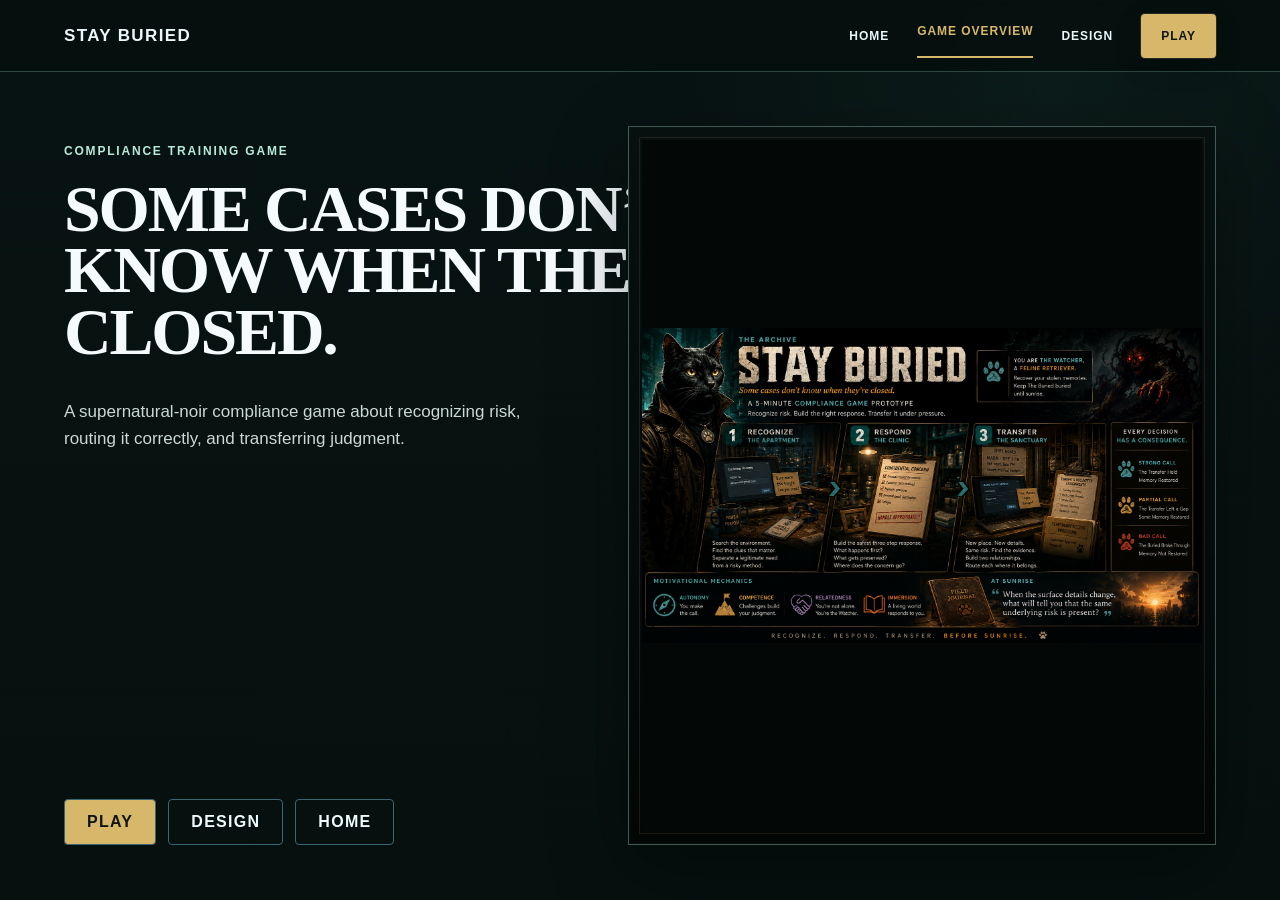
<file: index.html>
<!doctype html><html lang="en"><head><meta charset="utf-8"><meta name="viewport" content="width=device-width,initial-scale=1"><meta name="description" content="A supernatural-noir compliance game about recognizing risk, routing it correctly, and transferring judgment."><title>STAY BURIED</title><link rel="stylesheet" href="style.css"></head><body class="repo-page"><header class="repo-nav"><a class="repo-identity" href="index.html">STAY BURIED</a><nav aria-label="Repository navigation"><a href="https://lesleylearnification.github.io/Learnified-Games/">HOME</a><a class="active" href="index.html">GAME OVERVIEW</a><a href="design.html">DESIGN</a><a class="repo-play" href="play/index.html">PLAY</a></nav></header><main class="overview-hero"><section class="overview-copy"><p class="repo-eyebrow">COMPLIANCE TRAINING GAME</p><h1><span class="headline-line">SOME CASES DON’T</span><span class="headline-line">KNOW WHEN THEY’RE</span><span class="headline-line">CLOSED.</span></h1><p class="repo-description">A supernatural-noir compliance game about recognizing risk, routing it correctly, and transferring judgment.</p><div class="repo-buttons"><a class="repo-primary" href="play/index.html">PLAY</a><a href="design.html">DESIGN</a><a href="https://lesleylearnification.github.io/Learnified-Games/">HOME</a></div></section><section class="overview-visual" aria-label="STAY BURIED game concept art"><img src="assets/stay-buried-hero.png" alt="STAY BURIED landscape art showing the Feline Memory Retriever and three supernatural-noir compliance scenes"></section></main></body></html>
</file>
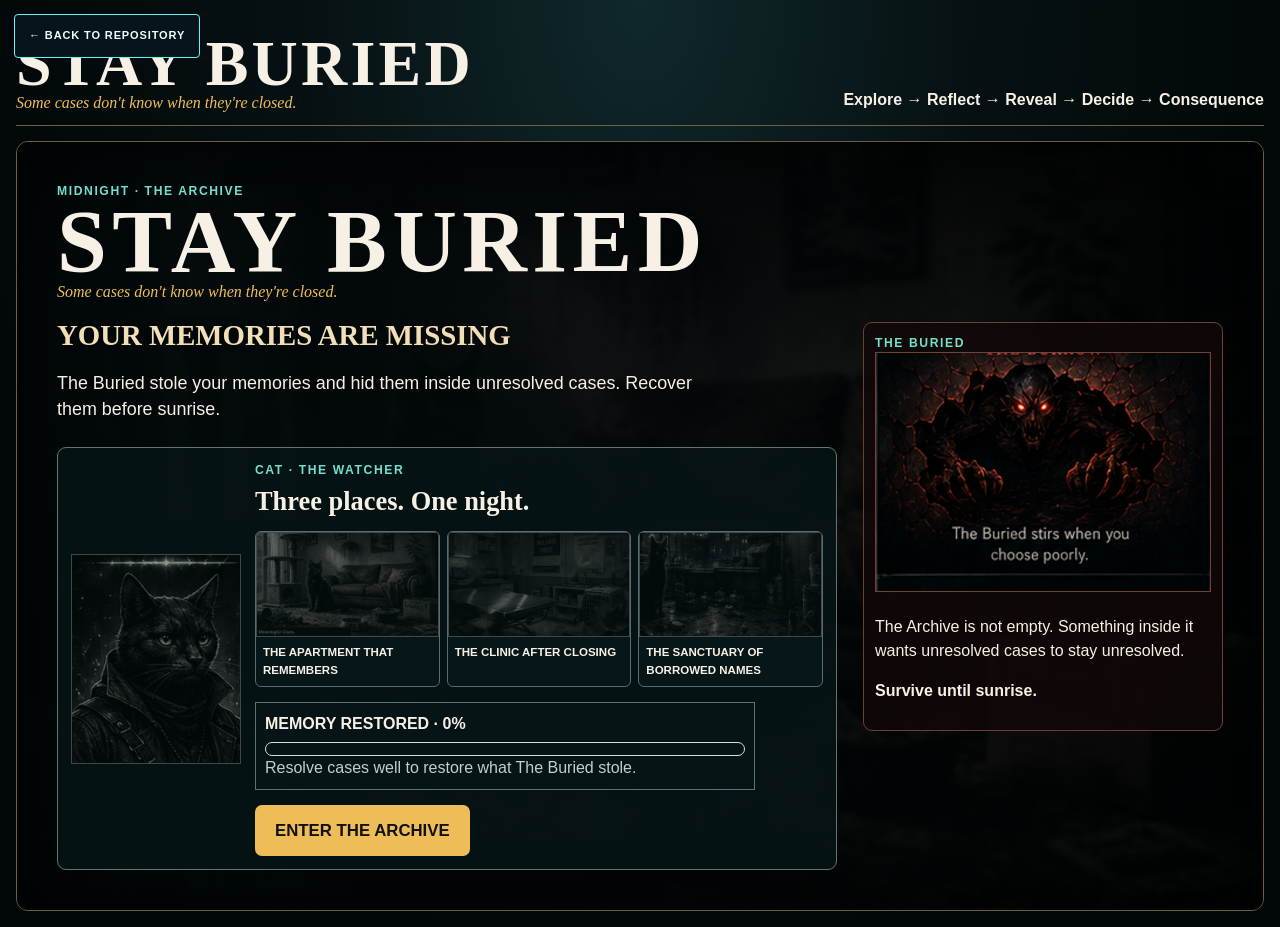
<file: play/index.html>
<!doctype html>
<html lang="en">
<head>
<meta charset="utf-8">
<meta name="viewport" content="width=device-width,initial-scale=1">
<title>STAY BURIED — CAT · THE WATCHER</title>
<style>
:root{
 --bg:#020708;--panel:#061316;--panel2:#091b1e;--text:#f7f0e4;--muted:#c3cfcd;
 --line:#50686b;--gold:#efbd58;--teal:#74dfcd;--red:#e27b68;--green:#76dfb6;--focus:#fff0a8;
}
*{box-sizing:border-box}
html{font-size:16px}
body{margin:0;background:radial-gradient(ellipse at 50% 0,#10282b,#061012 38%,#020708 76%);color:var(--text);font:16px/1.5 Arial,sans-serif;min-height:100vh}
button,textarea{font:inherit}
button{cursor:pointer;min-height:44px}
button:focus-visible,textarea:focus-visible,[tabindex]:focus-visible{outline:4px solid var(--focus);outline-offset:3px}
button:disabled{opacity:.5;cursor:not-allowed}
.wrap{max-width:1450px;margin:auto;padding:16px}
.top{display:flex;justify-content:space-between;gap:18px;align-items:end;border-bottom:1px solid #715f41;padding-bottom:13px}
.top h1{font:700 clamp(2.5rem,5vw,4.6rem)/.94 Georgia;margin:0;letter-spacing:.05em}
.tag{font:italic 1rem Georgia;color:var(--gold)}
.flow{font-weight:800;text-align:right}
.panel{background:linear-gradient(145deg,rgba(7,20,23,.98),rgba(3,11,14,.99));border:1px solid var(--line);border-radius:10px}
.game{display:grid;grid-template-columns:minmax(0,1fr) 330px;gap:14px;margin-top:15px}
.main{padding:14px;min-height:720px}.status{padding:12px;align-self:start;position:sticky;top:10px}
.eyebrow{font-size:.76rem;font-weight:900;letter-spacing:.13em;color:var(--teal)}
h2{font:700 1.65rem Georgia;margin:.4rem 0 .9rem}.muted{color:var(--muted)}
.primary{background:var(--gold);color:#111;border:0;border-radius:7px;padding:11px 15px;font-weight:900}
.secondary{background:#102427;color:#fff;border:1px solid #60787b;border-radius:7px;padding:9px 13px}
.nav{display:grid;grid-template-columns:repeat(4,1fr);gap:7px;margin-bottom:12px}.nav span{border:1px solid #536c6f;border-radius:999px;padding:8px;text-align:center;font-size:.78rem}.nav .on{border-color:var(--gold);color:var(--gold)}
.hud{border:1px solid #6a593d;padding:10px}.hudRow{display:flex;justify-content:space-between;font-weight:900}.meter{height:14px;border:1px solid #d3dedc;border-radius:999px;overflow:hidden;margin-top:6px}.fill{height:100%;background:var(--teal);width:0}
.avatar{width:100%;height:300px;object-fit:cover;object-position:center 18%;border:1px solid #6d624d;margin-top:8px}.buried{width:100%;height:145px;object-fit:cover;border:1px solid #754338;border-radius:6px}.statusSec{border-top:1px solid #4e686b;margin-top:12px;padding-top:12px}
.scene{position:relative;border:1px solid #725f41;border-radius:9px;overflow:hidden;background:#071416}.scene img{width:100%;display:block}.scene:after{content:"";position:absolute;inset:0;pointer-events:none;box-shadow:inset 0 0 65px rgba(0,0,0,.62)}
.sceneHud{position:absolute;z-index:7;top:10px;right:10px;display:flex;gap:8px;align-items:center}.counter{background:rgba(4,13,15,.94);border:1px solid var(--gold);border-radius:999px;padding:7px 11px;font-weight:900}
.roomInstruction{position:absolute;z-index:6;left:12px;bottom:12px;background:rgba(4,13,15,.94);border:1px solid #715a29;padding:7px 12px}
.hotspot{position:absolute;z-index:5;transform:translate(-50%,-50%);border:0;background:transparent;opacity:0;border-radius:50%;cursor:default}
.hotspot:focus-visible:not(.found){opacity:1;border:2px dashed var(--focus);background:rgba(255,240,168,.07)}
.hotspot.found{opacity:1;border:1px solid rgba(117,223,205,.7);background:radial-gradient(circle,rgba(117,223,205,.22),rgba(117,223,205,.06) 45%,transparent 68%);box-shadow:0 0 16px rgba(117,223,205,.22)}
.hotspot.found:after{content:"FOUND";position:absolute;left:50%;top:calc(50% + 42px);transform:translateX(-50%);font-size:.52rem;letter-spacing:.12em;background:#071719;color:#eafffb;padding:2px 5px;border-radius:3px}
.ledger{margin-top:10px;border:1px solid #405a5d;border-radius:8px;padding:11px}.clueGrid{display:grid;grid-template-columns:repeat(2,1fr);gap:8px}.clue{border:1px solid #425b5e;border-radius:6px;background:#09191b;padding:9px}.clue.empty{border-style:dashed;color:#839295}
.inspect{margin-top:9px;border:1px solid #4a6467;border-radius:7px;background:#0a1c1f;padding:10px}.inspectInner{display:grid;grid-template-columns:150px 1fr;gap:11px}.inspect img{width:150px;height:100px;object-fit:cover;border:1px solid #6d7d7f}
.complete{margin-top:10px;border-left:4px solid var(--green);background:#0c2825;padding:10px}
.journal{display:grid;grid-template-columns:1fr 1fr;max-width:970px;margin:18px auto;background:#5b3820;border:7px solid #3c2516;border-radius:12px;padding:12px;color:#25190d}.page{min-height:430px;background:linear-gradient(90deg,#ead8aa,#f6e9c3);padding:25px;border:1px solid #957542}.page.blank{background:linear-gradient(90deg,#f1e2b9,#fff1cc)}.page textarea{width:100%;min-height:175px;background:#fff9e9;color:#1f170d;border:1px solid #806a44;padding:10px}
.choices{display:grid;grid-template-columns:repeat(3,1fr);gap:10px}.choice{background:#0a1e21;color:#fff;border:1px solid #5b7679;border-radius:7px;padding:12px;text-align:left}.choice strong{display:block;margin-bottom:5px}.evidenceGrid{display:grid;grid-template-columns:repeat(2,1fr);gap:8px;margin-top:12px}.memoryShift{margin:14px 0;border-left:5px solid var(--gold);background:#09191b;padding:13px}.memoryShift.good{border-left-color:var(--green)}.memoryShift.bad{border-left-color:var(--red)}
.branch{border-left:4px solid var(--gold);background:#0c2a2d;padding:10px 12px;margin-bottom:10px}
.clinicScene{border:1px solid #715f41;border-radius:9px;background:linear-gradient(rgba(0,0,0,.18),rgba(0,0,0,.58)),url("assets/cat-room2-clean.png") center/cover no-repeat;min-height:320px;padding:22px;display:flex;justify-content:center;align-items:center}
.caseDoc{max-width:680px;background:#664421;color:#fff0d7;border:1px solid #d0a45b;border-radius:7px;padding:17px;box-shadow:0 16px 36px rgba(0,0,0,.42)}
.actionTray{margin-top:12px}.actionGrid{display:grid;grid-template-columns:repeat(3,1fr);gap:9px}
.actionCard{background:#0b1d20;color:#fff;border:1px solid #60787b;border-radius:7px;padding:11px;text-align:left;cursor:grab;user-select:none;touch-action:none}.actionCard.selected{border-color:var(--gold);background:#231e10}.actionCard.used{opacity:.42}
.handoff{margin-top:12px;border:1px solid #405a5d;border-radius:8px;background:#071719;padding:12px}.slots{display:grid;grid-template-columns:1fr auto 1fr auto 1fr;gap:8px;align-items:stretch}.slot{border:2px dashed #5b7376;border-radius:7px;min-height:110px;padding:10px;display:flex;flex-direction:column;justify-content:center}.slot.hover{border-color:var(--gold);background:#1f1c10}.slot.filled{border-style:solid;border-color:#ad8a48;background:#211c10}.arrow{display:grid;place-items:center;color:var(--gold);font-size:1.4rem}.controls{display:flex;gap:8px;flex-wrap:wrap;margin-top:10px}
.dragGhost{position:fixed;z-index:9999;pointer-events:none;opacity:.94;transform:rotate(-1deg);box-shadow:0 18px 38px rgba(0,0,0,.48)}
.s3Top{display:flex;justify-content:space-between;gap:10px;align-items:center;border:1px solid #405a5d;background:#071719;padding:10px 12px;border-radius:7px;margin-bottom:10px}.tray{margin-top:10px;border:1px solid #405a5d;border-radius:7px;background:#071719;padding:10px}.trayGrid{display:grid;grid-template-columns:repeat(5,1fr);gap:7px}.piece{border:1px solid #526d70;border-radius:6px;background:#0a1c1f;padding:8px;min-height:72px}.piece.empty{border-style:dashed;color:#839295}
.workbench{border:1px solid #405a5d;border-radius:8px;background:#071719;padding:12px}.evidenceDeck{display:grid;grid-template-columns:repeat(3,1fr);gap:8px}.evidence{background:#0a1c1f;color:#fff;border:1px solid #5a7477;border-radius:7px;padding:10px;text-align:left;cursor:grab;user-select:none;touch-action:none}.evidence.selected{border-color:var(--gold);background:#221d10}.evidence.used{opacity:.4}
.packageArea{display:grid;grid-template-columns:1fr 1fr;gap:10px;margin-top:12px}.packageSlot{min-height:145px;border:2px dashed #60777a;border-radius:8px;background:#081719;padding:10px}.packageSlot.hover{border-color:var(--gold);background:#1f1c10}.fragment{border:1px solid #4d6669;background:#0d2023;border-radius:5px;padding:6px;margin-top:5px}
.routing{display:grid;grid-template-columns:1fr 1fr;gap:10px}.packageCard{background:#241d10;color:#fff;border:1px solid #b38e49;border-radius:8px;padding:11px;text-align:left;cursor:grab;user-select:none;touch-action:none}.packageCard.selected{box-shadow:0 0 0 3px rgba(239,189,88,.24)}.destinations{display:grid;grid-template-columns:repeat(3,1fr);gap:9px;margin-top:12px}.destination{background:#0a1d1f;color:#fff;border:1px solid #5a7477;border-radius:7px;padding:11px;text-align:left;min-height:105px}.destination.hover{border-color:var(--gold);background:#1d1a10}
.sunrise{width:100%;max-height:300px;object-fit:cover;border:1px solid #715f41;border-radius:8px}
.sr{position:absolute!important;width:1px!important;height:1px!important;overflow:hidden!important;clip:rect(0,0,0,0)!important;white-space:nowrap!important}
@media(max-width:1000px){.game{grid-template-columns:1fr}.status{position:static}.actionGrid,.evidenceDeck{grid-template-columns:1fr 1fr}.trayGrid{grid-template-columns:1fr 1fr}}
@media(max-width:760px){.top{display:block}.flow{text-align:left;margin-top:7px}.nav{grid-template-columns:1fr 1fr}.choices,.evidenceGrid,.packageArea,.routing,.destinations{grid-template-columns:1fr}.slots{grid-template-columns:1fr}.arrow{transform:rotate(90deg)}.journal{grid-template-columns:1fr}.actionGrid,.evidenceDeck{grid-template-columns:1fr}.inspectInner{grid-template-columns:1fr}.inspect img{width:100%;height:160px}}
@media(prefers-reduced-motion:reduce){*{animation:none!important;transition:none!important}}

/* SOURCE-OF-TRUTH LANDING + SCENE 3 RECOVERY */
body.landing .game{display:block}body.landing .status{display:none}body.landing .main{padding:0;min-height:0;border:0;background:none}
.landingStage{position:relative;min-height:720px;border:1px solid #6f5d40;border-radius:12px;overflow:hidden;background:linear-gradient(90deg,rgba(2,8,10,.96),rgba(2,8,10,.77) 44%,rgba(2,8,10,.38) 78%),url("assets/archive-landing-bg.png") center/cover no-repeat}
.landingStage:after{content:"";position:absolute;inset:0;pointer-events:none;box-shadow:inset 0 0 120px rgba(0,0,0,.85)}
.landingContent{position:relative;z-index:2;display:grid;grid-template-columns:minmax(0,1fr) 360px;gap:26px;padding:40px}.landingHeadline{font:700 clamp(3rem,7vw,6rem)/.88 Georgia;margin:.1rem 0;letter-spacing:.06em}.memoryMissing{font:700 1.8rem Georgia;color:#f2dfb7;margin:18px 0 8px}.landingMission{font-size:1.12rem;max-width:650px}.catPortal{margin-top:24px;display:grid;grid-template-columns:170px 1fr;gap:14px;align-items:center;border:1px solid #64756e;background:rgba(6,20,22,.86);padding:13px;border-radius:9px}.catPortal img{width:170px;height:210px;object-fit:cover;object-position:center 18%;border:1px solid #697669;filter:grayscale(.82);opacity:.55}.memoryLanding{margin:15px 0;border:1px solid #5a7376;background:rgba(6,21,23,.88);padding:9px;max-width:500px}.journey{display:grid;grid-template-columns:repeat(3,1fr);gap:7px;margin-top:12px}.journeyCard{border:1px solid #566e71;border-radius:6px;overflow:hidden;background:#071719}.journeyCard img{width:100%;height:105px;object-fit:cover;display:block}.journeyCard div{padding:7px;font-size:.72rem;font-weight:900}.buriedPortal{align-self:center;border:1px solid #6c4036;background:rgba(18,8,8,.82);padding:11px;border-radius:9px}.buriedPortal img{width:100%;height:240px;object-fit:cover;border:1px solid #704337}.threshold{margin-top:15px}.threshold .primary{font-size:1.05rem;padding:13px 20px}
.recoveryTray{margin-top:10px;border:1px solid #405a5d;border-radius:8px;background:#071719;padding:10px}.recoveryStrip{display:grid;grid-template-columns:repeat(5,1fr);gap:7px;margin-top:8px}.recoveredPiece{border:1px solid #51696c;border-radius:6px;background:#0a1c1f;padding:8px;min-height:76px}.recoveredPiece.empty{border-style:dashed;color:#839295}.trayDrop{border:2px dashed #5f777a;border-radius:8px;min-height:90px;padding:10px;display:flex;align-items:center;justify-content:center;text-align:center}.trayDrop.hover{border-color:var(--gold);background:#1f1b10}
.recoverable{position:absolute;z-index:6;transform:translate(-50%,-50%);width:180px;height:165px;border:0;background:transparent;opacity:0;border-radius:16px;cursor:grab;touch-action:none}.recoverable:focus-visible:not(.recovered){opacity:1;border:2px dashed var(--focus);background:rgba(255,240,168,.07)}.recoverable.selected{opacity:1;border:2px solid var(--gold);background:rgba(239,189,88,.08)}.recoverable.recovered{display:none}
.packageSlot .seal{display:inline-block;border:2px solid var(--teal);padding:4px 8px;margin-top:7px;transform:rotate(-1deg);font-weight:900;letter-spacing:.05em}
@media(max-width:1050px){.landingContent{grid-template-columns:1fr}.buriedPortal{max-width:500px}}@media(max-width:760px){.landingContent{padding:22px}.catPortal{grid-template-columns:1fr}.catPortal img{width:100%;height:210px}.journey{grid-template-columns:1fr}.recoveryStrip{grid-template-columns:1fr 1fr}}


/* MASTER SOT: Scene 3 has distinct UNSEEN → DISCOVERED → RECOVERED states. */
.recoverable{
 position:absolute;z-index:6;transform:translate(-50%,-50%);
 border:0;background:transparent;border-radius:16px;touch-action:none;
}
.recoverable.unseen{opacity:0;cursor:default}
.recoverable.unseen:focus-visible{opacity:1;border:2px dashed var(--focus);background:rgba(255,240,168,.06)}
.recoverable.discovered{
 opacity:1;cursor:grab;border:1px solid rgba(121,223,206,.62);
 background:radial-gradient(ellipse at center,rgba(121,223,206,.14),rgba(121,223,206,.04) 55%,transparent 74%);
 box-shadow:0 0 10px rgba(121,223,206,.14)
}
.recoverable.discovered:after{
 content:"FOUND · DRAG";position:absolute;left:50%;bottom:7px;transform:translateX(-50%);
 white-space:nowrap;font-size:.55rem;letter-spacing:.09em;font-weight:900;
 color:#effffb;background:rgba(4,16,18,.94);border:1px solid #66888a;border-radius:3px;padding:3px 5px
}
.recoverable.selected{outline:3px solid var(--gold);outline-offset:2px}
.recoverable.recovered{display:none}
.searchInstruction{border-left:4px solid var(--gold);background:#0a1c1f;padding:10px 12px;margin:8px 0 12px}
.searchInstruction strong{display:block;letter-spacing:.08em}
.trayDrop{transition:border-color .15s,background .15s}
.trayDrop.dragReady{border-color:var(--gold);box-shadow:0 0 0 2px rgba(239,189,88,.15) inset}
.debugHotspot{outline:2px dashed #ffef78!important;opacity:.35!important;background:rgba(255,0,0,.08)!important}


/* FINAL PRODUCTION POLISH */
.timeBand{
 display:inline-flex;align-items:center;gap:8px;margin-bottom:8px;
 padding:5px 9px;border:1px solid #50676a;border-radius:999px;
 background:rgba(5,18,20,.88);font-size:.72rem;font-weight:900;letter-spacing:.12em;color:var(--teal)
}
.sceneReaction{
 border-left:4px solid #6f5d40;background:#0b1d20;padding:9px 11px;margin:10px 0;
 color:#e6ece9
}
.blackMark{
 border:1px solid #8a493e;background:#1c0e0d;color:#ffd5ca;border-radius:7px;padding:9px 10px;margin-top:8px
}
.recoverable.discovered{
 outline:none!important;
 border-color:rgba(121,223,206,.42)!important;
 background:radial-gradient(circle at center,rgba(121,223,206,.11),rgba(121,223,206,.02) 44%,transparent 68%)!important;
 box-shadow:0 0 8px rgba(121,223,206,.12)!important
}
.recoverable.discovered:after{
 content:"FOUND · DRAG";font-size:.52rem;bottom:5px;
 border-color:#607b7d;background:rgba(4,16,18,.92);padding:2px 4px
}
.recoveredPiece.empty{
 color:#7e8c8e;display:grid;place-items:center;text-align:center;
 min-height:78px;background:linear-gradient(145deg,#081619,#071214)
}
.recoveredPiece.empty::before{content:"?";font:700 1.35rem Georgia;color:#667779}
.finalHeuristic{
 border:1px solid #6e5c3e;background:#16140d;padding:13px;border-radius:8px;margin:12px 0
}
.finalHeuristic strong{color:var(--gold)}
.endActions{display:flex;gap:8px;flex-wrap:wrap;margin-top:12px}
/* Ensure the troublesome Gmail target wins any small overlap near the bottom-right evidence cluster. */
.hotspot[data-s1="gmail"]{z-index:7}


/* COMBINE FLOW POLISH */
.evidence.used{opacity:.68!important;filter:none!important}
.packageSlot{position:relative}
.packageSlot .packageStatus{display:block;margin-top:8px;font-size:.68rem;letter-spacing:.08em;font-weight:900;color:var(--muted)}
.packageSlot.packageBuilt{border-style:solid!important;border-color:var(--gold)!important;background:linear-gradient(145deg,#241d10,#15120b)!important}
.packageSlot.packageError{border-color:var(--viz-border, #6b7778)!important;background:inherit!important}
.fragmentRow{display:flex;align-items:center;justify-content:space-between;gap:8px;margin-top:5px}
.fragmentRow .fragment{margin:0;flex:1}
.fragmentRemove{min-height:36px!important;min-width:36px;width:36px;padding:0;border-radius:999px;border:1px solid #6b7778;background:#111f21;color:#fff;font-weight:900}
.fragmentRemove:hover{border-color:var(--gold)}
.assembleBtn:disabled{opacity:.38!important}
#toRoute.ready{box-shadow:0 0 0 2px rgba(239,189,88,.18),0 0 18px rgba(239,189,88,.12)}
.handoffGate{margin-left:auto;font-size:.72rem;color:var(--muted);align-self:center}
.handoffGate.ready{color:var(--gold);font-weight:900}
.combineFeedbackStrong{border-left:4px solid var(--green)}
.combineFeedbackError{border-left:4px solid var(--red)}
.workbenchHeader{display:flex;justify-content:space-between;gap:12px;align-items:flex-end;margin-bottom:10px}


/* FINAL POLISH / CUTS */
.sceneReaction.compact{
 margin:8px 0 10px;
 padding:8px 10px;
 font-size:.92rem;
}
.s3Top{
 margin-bottom:8px!important;
}
.workbenchHeader{
 margin-bottom:8px!important;
}
.workbenchHeader .muted{
 font-size:.9rem;
}
.handoffGate{
 display:none!important;
}
.packageStatus{
 opacity:.82;
}
.packageSlot{
 min-height:132px!important;
}
.packageSlot .packageStatus{
 font-size:.62rem!important;
 letter-spacing:.06em!important;
}
.fragment{
 font-size:.9rem;
}
.controls{
 align-items:center;
}
.combineRule{
 margin:0 0 10px;
 color:var(--muted);
 font-size:.9rem;
}
.consequenceGrid{
 display:grid;
 grid-template-columns:repeat(2,minmax(0,1fr));
 gap:10px;
 margin:12px 0;
}
.consequenceCard{
 border:1px solid #405a5d;
 border-radius:8px;
 background:#071719;
 padding:11px;
}
.consequenceCard strong{
 display:block;
 margin-bottom:4px;
}
@media(max-width:760px){
 .consequenceGrid{grid-template-columns:1fr}
}


.scene3Prompt{border-left:4px solid var(--gold);background:#0a1c1f;padding:10px 12px;margin:8px 0 12px}
.scene3Prompt strong{display:block;letter-spacing:.08em}
.decoyHotspot{position:absolute;z-index:5;transform:translate(-50%,-50%);width:140px;height:120px;border:0;background:transparent;opacity:0;border-radius:14px}
.decoyHotspot:focus-visible{opacity:1;border:2px dashed var(--focus);background:rgba(255,240,168,.05)}
.discoveredResidue{position:absolute;z-index:4;transform:translate(-50%,-50%);width:92px;height:78px;pointer-events:none;background:radial-gradient(circle,rgba(121,223,206,.13),rgba(121,223,206,.025) 52%,transparent 72%)}
.recoveryStrip.semantic{display:flex!important;flex-wrap:wrap;gap:8px;grid-template-columns:none!important}
.recoveryStrip.semantic .recoveredPiece{flex:1 1 210px;min-height:auto}

/* RELEASE CANDIDATE — simplified Scene 3 structural gates */
.packageArea{display:grid;grid-template-columns:1fr 1fr;gap:10px;margin-top:12px}
.packageSlot{min-height:132px;border:2px dashed #60777a;border-radius:8px;background:#081719;padding:10px}
.packageSlot.filled{border-style:solid;border-color:#8b7a51}
.packageSlot .packageCount{font-size:.68rem;letter-spacing:.08em;font-weight:900;color:var(--muted);margin-top:8px}
.fragmentRow{display:flex;align-items:center;gap:8px;margin-top:6px}.fragmentRow .fragment{margin:0;flex:1}
.fragmentRemove{min-height:36px!important;min-width:36px;width:36px;padding:0;border-radius:999px;border:1px solid #657779;background:#112124;color:#fff;font-weight:900}
.fragmentRemove:hover{border-color:var(--gold)}
#toRoute.ready,#seal3.ready{box-shadow:0 0 0 2px rgba(239,189,88,.16),0 0 16px rgba(239,189,88,.10)}
.poolHint{font-size:.88rem;color:var(--muted);margin:0 0 8px}.packageCard .packageItems{font-size:.9rem;color:var(--muted);margin-top:5px}
@media(max-width:760px){.packageArea{grid-template-columns:1fr}}
.repo-back{position:fixed;z-index:99999;top:14px;left:14px;background:#07151b;border:1px solid #63f3ff;color:#eaffff;text-decoration:none;padding:11px 14px;border-radius:4px;font:800 11px/1.2 Arial,sans-serif;letter-spacing:.08em;min-height:44px;display:flex;align-items:center}.repo-back:hover,.repo-back:focus{background:#0b2731;outline:2px solid #f0c45a;outline-offset:2px}@media(max-width:650px){.repo-back{top:auto;bottom:12px}}</style>
</head>
<body class="landing"><a class="repo-back" href="../index.html" aria-label="Back to STAY BURIED repository">← BACK TO REPOSITORY</a>
<div id="live" class="sr" aria-live="assertive" aria-atomic="true"></div>
<div class="wrap">
<header class="top"><div><div class="eyebrow">THE ARCHIVE</div><h1>STAY BURIED</h1><div class="tag">Some cases don't know when they're closed.</div></div><div class="flow">Explore → Reflect → Reveal → Decide → Consequence</div></header>
<div class="game">
<main class="main panel" id="screen"></main>
<aside class="status panel">
 <div class="eyebrow">YOUR RETRIEVER</div>
 <div class="hud"><div class="hudRow"><span>MEMORY RESTORED</span><span id="scoreText">0%</span></div><div class="meter" role="progressbar" aria-label="Memory restored" aria-valuemin="0" aria-valuemax="100" aria-valuenow="0"><div id="fill" class="fill"></div></div><p id="memoryState">Faded — fragments missing.</p></div>
 <img id="avatar" class="avatar" src="assets/cat.png" alt="The Watcher, a black cat Retriever">
 <section class="statusSec"><div class="eyebrow">THE BURIED</div><img id="buried" class="buried" src="assets/buried.png" alt="The Buried"><p id="threat">Contained. Threat LOW.</p></section>
 <section class="statusSec"><div class="eyebrow">YOUR PATH</div><div id="path">No decisions yet.</div></section>
</aside>
</div>
</div>
<script>
const $=id=>document.getElementById(id);
const state={
 score:0,black:0,decisions:[],journals:["","",""],stage:0,
 s1Found:new Set(),s2Route:[null,null,null],s2Selected:null,
 s3Discovered:new Set(),s3Recovered:new Set(),s3RecoverSelected:null,
 s3Locations:{login:"UNUSED",identity:"UNUSED",role:"UNUSED",temp:"UNUSED",owner:"UNUSED"},
 s3Routes:{A:null,B:null},s3PackageSelected:null,
 telemetry:{s1Clicks:0,s2Moves:0,s3WrongCombos:0,s3WrongRoutes:0,falseLead:false}
};
const S1=[
 {id:"lanyard",name:"Controlled work context",desc:"A company access lanyard confirms this is controlled work material.",x:27,y:31,w:190,h:190},
 {id:"tablet",name:"Customer records ready to export",desc:"A company tablet shows customer renewal records prepared for export.",x:59,y:43,w:190,h:190},
 {id:"gmail",name:"Personal Gmail destination",desc:"A note among the lower-right papers sends the renewal sheet to a personal Gmail address.",x:79,y:81,w:220,h:180},
 {id:"manager",name:"Legitimate manager authorization",desc:"The authorization evidence near the moving box confirms legitimate authority to use the records.",x:69,y:68,w:170,h:150}
];
const ACTIONS=[
 {id:"preserve",title:"PRESERVE FACTS & TIME",desc:"Record exact facts and disclosure time.",stamp:"FACTS PRESERVED"},
 {id:"limits",title:"EXPLAIN CONFIDENTIALITY LIMITS",desc:"Do not promise absolute secrecy.",stamp:"LIMITS EXPLAINED"},
 {id:"designated",title:"USE DESIGNATED AFTER-HOURS RESPONSE",desc:"Use the designated response process.",stamp:"DESIGNATED RESPONSE"},
 {id:"secret",title:"PROMISE COMPLETE SECRECY",desc:"Assure the reporter nobody else will be told.",stamp:"SECRECY PROMISED"},
 {id:"broadcast",title:"TELL THE WHOLE CLINIC",desc:"Broadcast the concern to all staff.",stamp:"BROADCAST"},
 {id:"owner",title:"BYPASS TO CLINIC OWNER",desc:"Skip the designated process.",stamp:"BYPASSED"}
];
const S3=[
 {id:"login",name:"Borrowed-login request",desc:"A note beside the sanctuary staff terminal says to use Mara's login tonight.",x:25,y:33,required:true},
 {id:"identity",name:"Identity/accountability rule",desc:"A posted access notice says credentials are individual and activity must remain attributable.",x:17,y:70,required:true},
 {id:"role",name:"Volunteer role need",desc:"Tonight's volunteer assignment sheet shows a legitimate need for limited care and scheduling access.",x:84,y:49,required:true},
 {id:"temp",name:"Temporary-access procedure",desc:"A supervisor station holds the temporary-access request process and individual access materials.",x:82,y:83,required:true},
 {id:"owner",name:"Absent-worker note",desc:"The shift board shows Mara is off site. This explains urgency, not authorization.",x:43,y:16,required:true}
];
const S3_DECOYS=[
 {id:"medlog",name:"Medication log",desc:"Routine animal-care documentation. It does not change the access question.",x:91,y:31},
 {id:"firstaid",name:"First-aid kit",desc:"Important sanctuary equipment, but it does not explain the access decision.",x:94,y:91},
 {id:"feeding",name:"Feeding supplies",desc:"Routine care materials. Nothing here changes identity, accountability, or access.",x:48,y:58}
];

const SCORE={s1:{O:30,K:15,S:0},s2:{O:35,K:18,S:0},s3:{O:35,K:18,S:0}};
function announce(msg){$("live").textContent="";setTimeout(()=>$("live").textContent=msg,10)}
function nav(n){return `<div class="nav"><span class="${n===1?"on":""}">1 · SOMETHING'S OFF</span><span class="${n===2?"on":""}">2 · ACTION & ESCALATION</span><span class="${n===3?"on":""}">3 · RETENTION & READINESS</span><span class="${n===4?"on":""}">4 · FINAL JOURNAL</span></div>`}
function updateHUD(){
 $("scoreText").textContent=state.score+"%";$("fill").style.width=state.score+"%";document.querySelector(".meter").setAttribute("aria-valuenow",state.score);
 $("memoryState").textContent=state.score===0?"Faded — fragments missing.":state.score<30?"Fragments returning.":state.score<65?"The Watcher is taking shape.":state.score<100?"Nearly restored.":"Fully restored.";
 const a=$("avatar");a.style.opacity=.28+state.score*.0072;a.style.filter=`grayscale(${Math.max(0,1-state.score/100)}) contrast(${.85+state.score/300})`;
 $("buried").style.opacity=1-state.score*.005;$("threat").textContent=state.black>=2?"The Buried is pressing through. Threat HIGH.":state.black===1?"The Buried is stirring. Threat MEDIUM.":"Contained. Threat LOW.";
 $("path").innerHTML=state.decisions.length?state.decisions.map((d,i)=>`<div>Room ${i+1}: ${d.label}${d.rating==="S"?' · BLACK MARK':""}</div>`).join(""):"No decisions yet.";
}
function applyScore(scene,rating,label,principle,details){
 const before=state.score,delta=SCORE[scene][rating];state.score=Math.min(100,state.score+delta);if(rating==="S")state.black++;
 state.decisions.push({scene,rating,label,principle,details,before,delta,after:state.score});updateHUD();return {before,delta,after:state.score};
}
function shift(r,rating,why,what){
 return `<div class="memoryShift ${rating==="O"?"good":rating==="S"?"bad":""}"><strong>WHAT YOU DID</strong><p>${what}</p><strong>WHY IT MATTERED</strong><p>${why}</p><strong>MEMORY SHIFT</strong><p>${r.before}% → ${r.after}% (${r.delta>0?"+":""}${r.delta}%)</p></div>`;
}
function renderLanding(){
 document.body.classList.add("landing");state.stage=0;
 $("screen").innerHTML=`<section class="landingStage"><div class="landingContent"><div><div class="eyebrow">MIDNIGHT · THE ARCHIVE</div><div class="landingHeadline">STAY BURIED</div><div class="tag">Some cases don't know when they're closed.</div><div class="memoryMissing">YOUR MEMORIES ARE MISSING</div><p class="landingMission">The Buried stole your memories and hid them inside unresolved cases. Recover them before sunrise.</p><article class="catPortal"><img src="assets/cat.png" alt="Cat · The Watcher"><div><div class="eyebrow">CAT · THE WATCHER</div><h2>Three places. One night.</h2><div class="journey"><div class="journeyCard"><img src="assets/journey-apartment.png" alt=""><div>THE APARTMENT THAT REMEMBERS</div></div><div class="journeyCard"><img src="assets/journey-clinic.png" alt=""><div>THE CLINIC AFTER CLOSING</div></div><div class="journeyCard"><img src="assets/journey-sanctuary.png" alt=""><div>THE SANCTUARY OF BORROWED NAMES</div></div></div><div class="memoryLanding"><strong>MEMORY RESTORED · 0%</strong><div class="meter"><div class="fill" style="width:0"></div></div><span class="muted">Resolve cases well to restore what The Buried stole.</span></div><div class="threshold"><button id="enter" class="primary">ENTER THE ARCHIVE</button></div></div></article></div><aside class="buriedPortal"><div class="eyebrow">THE BURIED</div><img src="assets/buried.png" alt="The Buried"><p>The Archive is not empty. Something inside it wants unresolved cases to stay unresolved.</p><p><strong>Survive until sunrise.</strong></p></aside></div></section>`;
 $("enter").onclick=()=>{document.body.classList.remove("landing");renderScene1()};
}
function renderScene1(){
 state.stage=1;$("screen").innerHTML=nav(1)+`<div class="timeBand">MIDNIGHT · ROOM 1</div><div class="eyebrow">RECOGNITION & JUDGMENT</div><h2>THE APARTMENT THAT REMEMBERS</h2><p>Find four meaningful clues before deciding what matters.</p><section class="scene"><img src="assets/cat-room1.png" alt="Apartment investigation scene"><div class="sceneHud"><span id="s1Count" class="counter">0 of 4 clues discovered · 4 remaining</span><button id="s1Journal" class="primary" disabled>JOURNAL LOCKED</button></div>${S1.map(c=>`<button class="hotspot" data-s1="${c.id}" aria-label="Inspect object" style="left:${c.x}%;top:${c.y}%;width:${c.w}px;height:${c.h}px"></button>`).join("")}<div class="roomInstruction">Find 4 Meaningful Clues.</div></section><section class="ledger"><div class="eyebrow">DISCOVERED CLUES</div><div id="s1Ledger" class="clueGrid"></div><div id="inspect" class="inspect" hidden></div><div id="s1Complete"></div></section>`;
 document.querySelectorAll("[data-s1]").forEach(b=>b.onclick=()=>discoverS1(b.dataset.s1,b));$("s1Journal").onclick=journal1;paintS1();
}
function discoverS1(id,b){
 if(!state.s1Found.has(id)){state.s1Found.add(id);state.telemetry.s1Clicks++;b.classList.add("found")}
 const c=S1.find(x=>x.id===id),box=$("inspect");box.hidden=false;box.innerHTML=`<div class="inspectInner"><img src="assets/s1-${id}.png" alt="Close-up of ${c.name}"><div><strong>${c.name}</strong><p>${c.desc}</p><button id="closeInspect" class="secondary">CLOSE</button></div></div>`;$("closeInspect").onclick=()=>box.hidden=true;paintS1();announce(`${c.name} discovered.`);
}
function paintS1(){
 const n=state.s1Found.size;$("s1Count").textContent=`${n} of 4 clues discovered · ${4-n} remaining`;
 $("s1Ledger").innerHTML=S1.map((c,i)=>state.s1Found.has(c.id)?`<div class="clue"><strong>${i+1}. ${c.name}</strong><div>${c.desc}</div></div>`:`<div class="clue empty">${i+1}. Not found yet</div>`).join("");
 if(n===4){$("s1Journal").disabled=false;$("s1Journal").textContent="OPEN SPECIAL JOURNAL";$("inspect").hidden=true;$("s1Complete").innerHTML='<div class="complete"><strong>INVESTIGATION COMPLETE.</strong> All four meaningful clues are accounted for.</div>';announce("Investigation complete. Special Journal unlocked.")}
}
function journal1(){
 $("screen").innerHTML=nav(1)+`<h2>SPECIAL JOURNAL</h2><div class="journal"><section class="page"><h3>YOUR NOTES</h3><p>What is actually off here, and which clues matter?</p><textarea id="j1"></textarea><button id="r1" class="primary">KEEP & REVEAL</button></section><section id="m1" class="page blank"></section></div>`;
 $("r1").onclick=()=>{const v=$("j1").value.trim();if(!v)return $("j1").focus();state.journals[0]=v;$("m1").innerHTML=`<h3>MAGIC INK</h3><p>The manager and business need may be legitimate. The meaningful risk is customer information + export + an uncontrolled personal destination.</p><button id="d1" class="primary">CLOSE THE JOURNAL</button>`;$("d1").onclick=decision1};
}
function decision1(){
 $("screen").innerHTML=nav(1)+`<h2>What do you do?</h2><div class="choices"><button class="choice" data-r="O"><strong>Hold and verify</strong>Pause the transfer and verify an approved controlled route.</button><button class="choice" data-r="K"><strong>Question the destination</strong>Challenge the personal destination but leave some process ambiguity.</button><button class="choice" data-r="S"><strong>Allow it</strong>The senior manager is authorized, so let the transfer proceed.</button></div><div class="evidenceGrid">${S1.map(c=>`<div class="clue"><strong>${c.name}</strong><div>${c.desc}</div></div>`).join("")}</div>`;
 document.querySelectorAll("[data-r]").forEach(b=>b.onclick=()=>resolve1(b.dataset.r));
}
function resolve1(rating){
 const what=rating==="O"?"You held the transfer and verified a controlled route.":rating==="K"?"You challenged the destination but did not fully anchor the response in the approved process.":"You treated management authorization as sufficient reason to allow the transfer.";
 const why=rating==="O"?"Legitimate authority does not make an uncontrolled transfer safe.":rating==="K"?"You recognized the destination risk, but left avoidable ambiguity.":"Authorization and safe handling are different questions.";
 const label=rating==="O"?"Strong judgment":rating==="K"?"Partial judgment":"Risk left unresolved";const r=applyScore("s1",rating,label,why,what);
 $("screen").innerHTML=nav(1)+`<h2>${rating==="O"?"THE RISK WAS CONTAINED":rating==="K"?"THE DECISION LEFT A GAP":"THE BURIED FOUND AN OPENING"}</h2>${shift(r,rating,why,what)}${rating==="S"?`<div class="blackMark"><strong>BLACK MARK.</strong> The Buried fed on an unresolved risk. Later rooms may become less stable.</div>`:""}<button id="to2" class="primary">ENTER THE CLINIC</button>`;$("to2").onclick=renderScene2;
}
function renderScene2(){
 state.stage=2;state.s2Route=[null,null,null];state.s2Selected=null;
 const prior=state.decisions[0]?.rating,branch=prior==="O"?"Your first decision contained the apartment risk. The clinic begins stable.":prior==="K"?"An unresolved thread followed you here. The clinic needs a cleaner response.":"The Buried followed the unresolved risk here.";
 $("screen").innerHTML=nav(2)+`<div class="timeBand">DEEP NIGHT · ROOM 2</div><div class="eyebrow">ACTION & ESCALATION</div><h2>THE CLINIC AFTER CLOSING</h2><div class="sceneReaction">The Watcher recognizes the pattern now: the risk is not only what happened, but what happens next.</div><div class="branch">${branch}</div><div class="searchInstruction"><strong>BUILD THE SAFEST THREE-STEP HANDOFF</strong>Drag three actions into the order you would take them.</div><p class="muted">You can also select an action, then choose a handoff slot.</p><section class="clinicScene"><article class="caseDoc"><div class="eyebrow">CONFIDENTIAL CONCERN</div><h3>After-hours disclosure</h3><p>“Please don't tell anyone.”</p><p>Potentially serious welfare concern. Disclosure time known. A designated after-hours response process exists.</p></article></section><section class="actionTray"><div class="eyebrow">AVAILABLE ACTIONS</div><div id="actionGrid" class="actionGrid"></div></section><section class="handoff"><div class="eyebrow">YOUR HANDOFF</div><div class="slots">${[0,1,2].map((i)=>`${i?'<div class="arrow">→</div>':""}<div class="slot" data-slot="${i}" tabindex="0" role="button" aria-label="Handoff ${i+1}"></div>`).join("")}</div><div class="controls"><button id="undo2" class="secondary">UNDO LAST</button><button id="seal2" class="primary" disabled>SEAL THE ROUTE</button></div></section>`;
 renderActionCards();paintSlots();$("undo2").onclick=()=>{for(let i=2;i>=0;i--){if(state.s2Route[i]){state.s2Route[i]=null;break}}paintSlots();renderActionCards()};$("seal2").onclick=resolve2;
}
function renderActionCards(){
 $("actionGrid").innerHTML=ACTIONS.map(a=>`<button class="actionCard ${state.s2Selected===a.id?"selected":""} ${state.s2Route.includes(a.id)?"used":""}" data-action="${a.id}" ${state.s2Route.includes(a.id)?"disabled":""}><strong>${a.title}</strong><div class="muted">${a.desc}</div></button>`).join("");
 document.querySelectorAll("[data-action]").forEach(el=>{el.onclick=()=>{state.s2Selected=el.dataset.action;renderActionCards();announce(`${ACTIONS.find(a=>a.id===el.dataset.action).title} selected.`)};setupDrag(el,"action")});
 document.querySelectorAll("[data-slot]").forEach(slot=>{slot.onclick=()=>{if(state.s2Selected)placeAction(state.s2Selected,Number(slot.dataset.slot))};slot.onkeydown=e=>{if((e.key==="Enter"||e.key===" ")&&state.s2Selected){e.preventDefault();placeAction(state.s2Selected,Number(slot.dataset.slot))}}});
}
function placeAction(id,i){
 const old=state.s2Route.indexOf(id);if(old>=0)state.s2Route[old]=null;state.s2Route[i]=id;state.s2Selected=null;state.telemetry.s2Moves++;paintSlots();renderActionCards();announce(`${ACTIONS.find(a=>a.id===id).title} placed in Handoff ${i+1}.`);
}
function paintSlots(){
 document.querySelectorAll("[data-slot]").forEach(slot=>{const i=Number(slot.dataset.slot),id=state.s2Route[i],a=ACTIONS.find(x=>x.id===id);slot.classList.toggle("filled",!!a);slot.innerHTML=a?`<strong>HANDOFF ${i+1}</strong><div>${a.title}</div><button class="secondary" data-remove="${i}">REMOVE</button>`:`<strong>HANDOFF ${i+1}</strong><div class="muted">Drop an action here</div>`});
 document.querySelectorAll("[data-remove]").forEach(b=>b.onclick=e=>{e.stopPropagation();state.s2Route[Number(b.dataset.remove)]=null;paintSlots();renderActionCards()});
 $("seal2").disabled=state.s2Route.filter(Boolean).length!==3;
}
function resolve2(){
 const ids=state.s2Route.filter(Boolean);let rating="S";
 if(ids.join("|")==="preserve|limits|designated")rating="O";else if(ids.includes("preserve")&&ids.includes("designated")&&!ids.includes("secret")&&!ids.includes("broadcast"))rating="K";
 const what=ids.map(id=>ACTIONS.find(a=>a.id===id).title).join(" → ");const why=rating==="O"?"You preserved the facts, set an honest confidentiality boundary, and used the designated response process in the correct order.":rating==="K"?"The route contains important protective actions but leaves avoidable ambiguity.":"The route promises secrecy, spreads information too broadly, or bypasses the process designed to respond.";
 const label=rating==="O"?"Route held":rating==="K"?"Handoff left a gap":"Broken handoff",r=applyScore("s2",rating,label,why,what);
 $("screen").innerHTML=nav(2)+`<h2>${rating==="O"?"THE ROUTE HELD":rating==="K"?"THE HANDOFF LEFT A GAP":"THE BURIED FOUND AN OPENING"}</h2><div class="caseDoc"><strong>CASE SEALED</strong><div>${ids.map(id=>`<span class="counter">${ACTIONS.find(a=>a.id===id).stamp}</span>`).join(" ")}</div></div>${shift(r,rating,why,what)}${rating==="S"?`<div class="blackMark"><strong>BLACK MARK.</strong> The handoff left enough uncertainty for The Buried to press closer.</div>`:""}<button id="j2b" class="primary">OPEN FIELD JOURNAL</button>`;$("j2b").onclick=journal2;
}
function journal2(){
 $("screen").innerHTML=nav(2)+`<h2>FIELD JOURNAL</h2><div class="journal"><section class="page"><h3>YOUR NOTES</h3><p>What should never be promised when a serious concern may need escalation?</p><textarea id="j2"></textarea><button id="r2" class="primary">KEEP & REVEAL</button></section><section id="m2" class="page blank"></section></div>`;$("r2").onclick=()=>{const v=$("j2").value.trim();if(!v)return $("j2").focus();state.journals[1]=v;$("m2").innerHTML=`<h3>MAGIC INK</h3><p>Preserve essential facts, explain confidentiality limits honestly, and use the designated response route with minimum necessary disclosure.</p><button id="to3" class="primary">ENTER THE SANCTUARY</button>`;$("to3").onclick=renderScene3};
}
function s3Items(){return [...S3]}

function renderScene3(){
 state.stage=3;state.s3Discovered=new Set();state.s3Recovered=new Set();state.s3RecoverSelected=null;state.s3Packages=[];state.s3PackageSelected=null;
 const prior=state.decisions[1]?.rating,branch=prior==="O"?"The clinic route held. The sanctuary is stable.":prior==="K"?"The previous handoff left residue. A false lead may be hiding among the evidence.":"The broken handoff followed you here. The Buried planted a false lead.";
 $("screen").innerHTML=nav(3)+`<div class="timeBand">PRE-DAWN · ROOM 3</div><div class="eyebrow">RETENTION & READINESS</div><h2>THE SANCTUARY OF BORROWED NAMES</h2><div class="sceneReaction compact">${branch}</div><div id="s3Stage"></div>`;renderS3Recover();
}
function requiredRecovered(){return S3.filter(x=>state.s3Recovered.has(x.id)).length}
function renderS3Recover(){
 const items=s3Items();
 $("s3Stage").innerHTML=`<div class="s3Top"><div><div class="eyebrow">PHASE 1 · SEARCH THE SANCTUARY</div><strong>NOTICE → INVESTIGATE → RECOVER</strong></div><span id="s3Count" class="counter">EVIDENCE RECOVERED · ${requiredRecovered()} / 5</span></div>
 <div class="scene3Prompt"><strong>SEARCH THE SANCTUARY</strong>Investigate anything that might explain the access problem. Recover the evidence you believe matters.</div>
 <section class="scene" id="sanctuaryScene"><img src="assets/cat-room3-clean.png" alt="Pre-dawn animal sanctuary with a staff terminal, shift board, volunteer assignment station, temporary-access materials, and animal-care equipment">
 ${items.map(x=>{const recovered=state.s3Recovered.has(x.id),discovered=state.s3Discovered.has(x.id);const cls=recovered?"recovered":discovered?"discovered":"unseen";return `<button class="recoverable ${cls} ${state.s3RecoverSelected===x.id?"selected":""}" data-recover="${x.id}" aria-label="${discovered?`Discovered evidence: ${x.name}. Select to recover.`:`Investigate ${x.name}`}" style="left:${x.x}%;top:${x.y}%;width:150px;height:135px"></button>`}).join("")}
 ${S3_DECOYS.map(x=>`<button class="decoyHotspot" data-decoy="${x.id}" aria-label="Inspect ${x.name}" style="left:${x.x}%;top:${x.y}%"></button>`).join("")}
 ${items.filter(x=>state.s3Recovered.has(x.id)).map(x=>`<span class="discoveredResidue" style="left:${x.x}%;top:${x.y}%"></span>`).join("")}
 </section>
 <section class="recoveryTray"><div class="eyebrow">EVIDENCE TRAY</div><div class="trayDrop" id="trayDrop" tabindex="0" role="button" aria-label="Evidence tray"><strong>${requiredRecovered()<5?"DROP RECOVERED EVIDENCE HERE":"EVIDENCE RECOVERED · 5 / 5"}</strong></div><div id="recoveryStrip" class="recoveryStrip semantic"></div><div id="recoverFeedback" class="inspect" hidden></div><div class="controls"><button id="openWorkbench" class="primary" disabled>OPEN THE WORKBENCH</button></div></section>`;
 document.querySelectorAll("[data-recover]").forEach(el=>{
   const id=el.dataset.recover;
   el.onclick=()=>{if(state.s3Recovered.has(id))return;if(!state.s3Discovered.has(id)){discoverS3(id);return}state.s3RecoverSelected=id;renderS3Recover();announce(`${S3.find(x=>x.id===id).name} selected. Move it to the Evidence Tray.`)};
   if(state.s3Discovered.has(id)&&!state.s3Recovered.has(id))setupDrag(el,"recover");
 });
 document.querySelectorAll("[data-decoy]").forEach(el=>el.onclick=()=>inspectS3Decoy(el.dataset.decoy));
 $("trayDrop").onclick=()=>{if(state.s3RecoverSelected)recoverEvidence(state.s3RecoverSelected)};
 $("trayDrop").onkeydown=e=>{if((e.key==="Enter"||e.key===" ")&&state.s3RecoverSelected){e.preventDefault();recoverEvidence(state.s3RecoverSelected)}};
 $("openWorkbench").onclick=renderS3Combine;
 paintRecoverStrip();
}
function inspectS3Decoy(id){
 const item=S3_DECOYS.find(x=>x.id===id),f=$("recoverFeedback");
 f.hidden=false;f.innerHTML=`<strong>${item.name}</strong><p>${item.desc}</p>`;
 announce(`${item.name} inspected.`);
}
function discoverS3(id){
 const item=S3.find(x=>x.id===id);if(!item||state.s3Recovered.has(id))return;
 state.s3Discovered.add(id);state.s3RecoverSelected=null;renderS3Recover();
 const f=$("recoverFeedback");f.hidden=false;
 f.innerHTML=`<strong>${item.name}</strong><p>${item.desc}</p><p><strong>RECOVERABLE.</strong> Drag this evidence into the tray when you're ready.</p>`;
 announce(`${item.name} discovered. It can now be recovered.`);
}
function recoverEvidence(id){
 const item=S3.find(x=>x.id===id);if(!item||state.s3Recovered.has(id)||!state.s3Discovered.has(id))return;
 state.s3Recovered.add(id);state.s3RecoverSelected=null;renderS3Recover();
 const f=$("recoverFeedback");f.hidden=false;
 f.innerHTML=`<strong>${item.name} RECOVERED.</strong><p>${item.desc}</p>`;
 announce(`${item.name} recovered. ${requiredRecovered()} of 5 evidence pieces recovered.`);
}
function paintRecoverStrip(){
 $("s3Count").textContent=`EVIDENCE RECOVERED · ${requiredRecovered()} / 5`;
 const recovered=S3.filter(x=>state.s3Recovered.has(x.id));
 $("recoveryStrip").innerHTML=recovered.length?recovered.map(x=>`<div class="recoveredPiece"><strong>${x.name}</strong><div class="muted">${x.desc}</div></div>`).join(""):`<div class="muted">No evidence recovered yet.</div>`;
 $("openWorkbench").disabled=requiredRecovered()!==5;
}
function packageItems(which){return Object.entries(state.s3Locations).filter(([id,loc])=>loc===which).map(([id])=>id)}
function unusedEvidence(){return Object.entries(state.s3Locations).filter(([id,loc])=>loc==="UNUSED").map(([id])=>id)}
function packagesReadyForHandoff(){return packageItems("A").length===2&&packageItems("B").length===2}
function routesReadyToSeal(){return !!state.s3Routes.A&&!!state.s3Routes.B}
function assertS3LocationIntegrity(){const ids=S3.map(x=>x.id),values=ids.map(id=>state.s3Locations[id]);return values.every(v=>["UNUSED","A","B"].includes(v))&&ids.length===new Set(ids).size&&packageItems("A").length+packageItems("B").length+unusedEvidence().length===5}
function syncCombineGate(){const b=$("toRoute");if(!b)return;const ready=packagesReadyForHandoff();b.disabled=!ready;b.setAttribute("aria-disabled",String(!ready));b.classList.toggle("ready",ready)}
function syncSealGate(){const b=$("seal3");if(!b)return;const ready=routesReadyToSeal();b.disabled=!ready;b.setAttribute("aria-disabled",String(!ready));b.classList.toggle("ready",ready)}
function setEvidenceLocation(id,loc){if(!state.s3Recovered.has(id)||!["UNUSED","A","B"].includes(loc))return;if((loc==="A"||loc==="B")&&packageItems(loc).length>=2&&state.s3Locations[id]!==loc)return;state.s3Locations[id]=loc;if(!assertS3LocationIntegrity())throw new Error("Scene 3 evidence-location integrity failure");state.s3RecoverSelected=null;renderS3Combine();announce(`${S3.find(x=>x.id===id).name} moved to ${loc==="UNUSED"?"Recovered Evidence":`Package ${loc}`}.`)}
function renderS3Combine(){
 state.stage=3;
 $("s3Stage").innerHTML=`<div class="s3Top"><div><div class="eyebrow">PHASE 2 · COMBINE</div><strong>Build two relationships from the recovered evidence.</strong></div></div><section class="workbench"><div class="eyebrow">RECOVERED EVIDENCE</div><p class="poolHint">Drag or select evidence to place it.</p><div id="evidenceDeck" class="evidenceDeck"></div><div class="packageArea"><div class="packageSlot" data-package="A" tabindex="0" role="button" aria-label="Package A"></div><div class="packageSlot" data-package="B" tabindex="0" role="button" aria-label="Package B"></div></div><div class="controls"><button id="toRoute" class="primary" disabled>CONTINUE TO HAND OFF</button></div></section>`;
 paintCombine();
 document.querySelectorAll("[data-package]").forEach(el=>{el.onclick=()=>{if(state.s3RecoverSelected)setEvidenceLocation(state.s3RecoverSelected,el.dataset.package)};el.onkeydown=e=>{if((e.key==="Enter"||e.key===" ")&&state.s3RecoverSelected){e.preventDefault();setEvidenceLocation(state.s3RecoverSelected,el.dataset.package)}}});
 $("toRoute").onclick=()=>{if(packagesReadyForHandoff())renderS3Route()};syncCombineGate();
}
function paintCombine(){
 const unused=unusedEvidence();
 $("evidenceDeck").innerHTML=unused.map(id=>{const x=S3.find(v=>v.id===id);return `<button class="evidence ${state.s3RecoverSelected===id?"selected":""}" data-evidence="${id}"><strong>${x.name}</strong><div class="muted">${x.desc}</div></button>`}).join("")||`<div class="muted">No unused evidence remains.</div>`;
 document.querySelectorAll("[data-evidence]").forEach(el=>{el.onclick=()=>{state.s3RecoverSelected=el.dataset.evidence;paintCombine();announce(`${S3.find(x=>x.id===el.dataset.evidence).name} selected.`)};setupDrag(el,"evidence")});
 ["A","B"].forEach(which=>{const slot=document.querySelector(`[data-package="${which}"]`);if(!slot)return;const items=packageItems(which);slot.classList.toggle("filled",items.length>0);slot.innerHTML=`<strong>PACKAGE ${which}</strong>${items.map(id=>{const x=S3.find(v=>v.id===id);return `<div class="fragmentRow"><div class="fragment">${x.name}</div><button class="fragmentRemove" data-remove-package="${which}|${id}" aria-label="Return ${x.name} to recovered evidence">×</button></div>`}).join("")}${items.length===0?'<div class="muted">Drop evidence here</div>':""}<div class="packageCount">${items.length} / 2</div>`});
 document.querySelectorAll("[data-remove-package]").forEach(btn=>{btn.onclick=e=>{e.stopPropagation();const [which,id]=btn.dataset.removePackage.split("|");state.s3Locations[id]="UNUSED";renderS3Combine();announce(`${S3.find(x=>x.id===id).name} returned to Recovered Evidence.`)}});syncCombineGate();
}
function renderS3Route(){state.s3PackageSelected=null;$("s3Stage").innerHTML=`<div class="s3Top"><div><div class="eyebrow">PHASE 3 · HAND OFF</div><strong>Send each package where it belongs.</strong></div></div><section class="workbench"><div id="builtPackages" class="routing"></div><div class="destinations"><button class="destination" data-dest="security"><strong>ACCESS / SECURITY PROCESS</strong></button><button class="destination" data-dest="supervisor"><strong>SANCTUARY SUPERVISOR</strong></button><button class="destination" data-dest="volunteer"><strong>RETURN TO VOLUNTEER</strong></button></div><div class="controls"><button id="backWork" class="secondary">BACK TO WORKBENCH</button><button id="seal3" class="primary" disabled>SEAL RESPONSE</button></div></section>`;$("backWork").onclick=renderS3Combine;$("seal3").onclick=resolve3;document.querySelectorAll("[data-dest]").forEach(d=>d.onclick=()=>{if(state.s3PackageSelected)setPackageRoute(state.s3PackageSelected,d.dataset.dest)});paintRoute()}
function paintRoute(){$("builtPackages").innerHTML=["A","B"].map(which=>{const items=packageItems(which);return `<button class="packageCard ${state.s3PackageSelected===which?"selected":""}" data-pkg="${which}"><strong>PACKAGE ${which}</strong><div class="packageItems">${items.map(id=>S3.find(x=>x.id===id).name).join(" + ")}</div><div>${state.s3Routes[which]?`Placed at ${targetName(state.s3Routes[which])}`:"Not placed yet"}</div></button>`}).join("");document.querySelectorAll("[data-pkg]").forEach(el=>{el.onclick=()=>{state.s3PackageSelected=el.dataset.pkg;paintRoute();announce(`Package ${el.dataset.pkg} selected.`)};setupDrag(el,"package")});syncSealGate()}
function targetName(id){return id==="security"?"ACCESS / SECURITY PROCESS":id==="supervisor"?"SANCTUARY SUPERVISOR":"RETURN TO VOLUNTEER"}
function setPackageRoute(which,dest){state.s3Routes[which]=dest;state.s3PackageSelected=null;paintRoute();announce(`Package ${which} placed at ${targetName(dest)}.`)}
function classifyPair(ids){const key=[...ids].sort().join("|");if(key===["identity","login"].sort().join("|"))return {kind:"risk",quality:"correct",idealRoute:"security"};if(key===["role","temp"].sort().join("|"))return {kind:"solution",quality:"correct",idealRoute:"supervisor"};if(ids.includes("owner"))return {kind:"mixed",quality:"disastrous",idealRoute:null};return {kind:"mixed",quality:"wrong",idealRoute:null}}
function resolve3(){
 const packageA=packageItems("A"),packageB=packageItems("B"),unused=unusedEvidence(),A=classifyPair(packageA),B=classifyPair(packageB),assessments={A,B};
 const correctPairs=[A,B].filter(x=>x.quality==="correct").length,disastrous=[A,B].some(x=>x.quality==="disastrous"),correctRoutes=["A","B"].filter(which=>assessments[which].idealRoute&&state.s3Routes[which]===assessments[which].idealRoute).length;
 let rating;if(correctPairs===2&&correctRoutes===2)rating="O";else if(correctPairs===2&&correctRoutes===1)rating="K";else rating="S";
 const cards=["A","B"].map(which=>{const ids=packageItems(which),a=assessments[which],composition=ids.map(id=>S3.find(x=>x.id===id).name).join(" + ");let relationship=a.quality==="correct"?(a.kind==="risk"?"This pairing correctly identifies the identity/accountability risk.":"This pairing correctly identifies the role-matched access solution."):a.quality==="disastrous"?"This pairing treats context or urgency as if it established authority.":"These pieces do not form one governing relationship.";let routing=a.idealRoute?(state.s3Routes[which]===a.idealRoute?`Routed to the correct owner: ${targetName(state.s3Routes[which])}.`:`Routed to ${targetName(state.s3Routes[which])} instead of ${targetName(a.idealRoute)}.`):"Because the package carried the wrong meaning, routing could not repair it.";return `<div class="consequenceCard"><strong>PACKAGE ${which}</strong><div>${composition}</div><p>${relationship}</p><p>${routing}</p></div>`}).join("");
 let why;if(rating==="O")why="You built both governing relationships correctly and handed each one to the process that owns it.";else if(rating==="K")why="You built both governing relationships correctly, but one handoff went to the wrong owner.";else if(disastrous)why="A contextual fact was treated as if it authorized access. That corrupted the response before routing.";else why="At least one package carried the wrong relationship forward, so the handoff could not reliably protect identity, accountability, or role-matched access.";
 const unusedText=unused.length?S3.find(x=>x.id===unused[0]).name:"None",details=`Package A: ${packageA.map(id=>S3.find(x=>x.id===id).name).join(" + ")} → ${targetName(state.s3Routes.A)}; Package B: ${packageB.map(id=>S3.find(x=>x.id===id).name).join(" + ")} → ${targetName(state.s3Routes.B)}; Unused: ${unusedText}`,label=rating==="O"?"Transfer complete":rating==="K"?"Transfer left a gap":"Transfer failed",r=applyScore("s3",rating,label,why,details);
 let unusedFeedback="";if(unused.length){const u=unused[0];unusedFeedback=`<div class="consequenceCard"><strong>UNUSED EVIDENCE</strong><div>${S3.find(x=>x.id===u).name}</div><p>${u==="owner"?"Mara's absence explained the urgency. It did not authorize another person to use her identity.":"This item was left out of the final relationships."}</p></div>`}
 $("screen").innerHTML=nav(3)+`<h2>${rating==="O"?"THE TRANSFER HELD":rating==="K"?"THE TRANSFER LEFT A GAP":"THE BURIED BROKE THROUGH"}</h2><div class="consequenceGrid">${cards}${unusedFeedback}</div>${shift(r,rating,why,details)}${rating==="S"?`<div class="blackMark"><strong>BLACK MARK.</strong> The wrong relationship reached the handoff. The Buried took advantage of the error.</div>`:""}<button id="j3b" class="primary">OPEN FIELD JOURNAL</button>`;$("j3b").onclick=journal3;
}
function journal3(){
 $("screen").innerHTML=nav(3)+`<h2>FIELD JOURNAL</h2><div class="journal"><section class="page"><h3>YOUR NOTES</h3><p>What stayed true when the surface details changed?</p><textarea id="j3"></textarea><button id="r3" class="primary">KEEP & REVEAL</button></section><section id="m3" class="page blank"></section></div>`;$("r3").onclick=()=>{const v=$("j3").value.trim();if(!v)return $("j3").focus();state.journals[2]=v;$("m3").innerHTML=`<h3>MAGIC INK</h3><p>Legitimate need does not justify borrowed identity or excessive access. Match access to the role and preserve individual accountability.</p><button id="finalBtn" class="primary">FINAL JOURNAL</button>`;$("finalBtn").onclick=renderFinal};
;syncS3HandoffButton()}
function renderFinal(){
 state.stage=4;$("screen").innerHTML=nav(4)+`<div class="timeBand">SUNRISE APPROACHES · FINAL JOURNAL</div><h2>WHAT THE NIGHT TAUGHT YOU</h2><div class="evidenceGrid">${state.decisions.map((d,i)=>`<div class="clue"><div class="eyebrow">${["RECOGNITION & JUDGMENT","ACTION & ESCALATION","RETENTION & READINESS"][i]}</div><strong>${d.label}</strong><p>${d.details}</p><p>${d.why||d.principle}</p><p>${d.before}% → ${d.after}% (${d.delta>0?"+":""}${d.delta}%)</p><p class="muted">${state.journals[i]}</p></div>`).join("")}</div><div class="journal"><section class="page"><h3>FINAL REFLECTION</h3><p>When the surface details change, what will tell you that the same underlying risk is present?</p><textarea id="jf"></textarea><button id="rf" class="primary">KEEP & REVEAL</button></section><section id="mf" class="page blank"></section></div>`;
 $("rf").onclick=()=>{const v=$("jf").value.trim();if(!v)return $("jf").focus();$("mf").innerHTML=`<h3>HOW TO RESTORE YOUR MEMORY</h3>${state.decisions.map((d,i)=>`<p><strong>${["Recognition & Judgment","Action & Escalation","Retention & Readiness"][i]}:</strong> ${d.rating==="O"?"You demonstrated reliable reasoning here. Preserve this pattern when the details change.":d.rating==="K"?"You recognized much of the pattern, but left avoidable ambiguity. Anchor your next response more directly in the controlled process.":"Start by identifying the governing risk before you act, then choose the controlled response that resolves it."}</p>`).join("")}<div class="finalHeuristic"><strong>PORTABLE RULE</strong><p>Look past titles, urgency, authority, and surface details. Identify what is being protected, what action changes its exposure, whether identity and accountability remain intact, whether the method is controlled, and who actually owns the response.</p></div><button id="sun" class="primary">MEET THE SUNRISE</button>`;$("sun").onclick=ending};
}
function ending(){
 const perfect=state.score===100;
 const weak=state.score<50;
 $("screen").innerHTML=nav(4)+`<div class="timeBand">SUNRISE</div><h2>${perfect?"FULL RESTORATION":weak?"THE NIGHT HELD — BARELY":"SUNRISE"}</h2><img class="sunrise" src="assets/sunrise.png" alt="Sunrise ending the supernatural night"><div class="complete"><strong>FINAL MEMORY RESTORED: ${state.score}%</strong><p>${perfect?"The Watcher is fully restored. Dawn breaks across the Archive as The Buried recedes behind the sealed cases.":weak?"You survived the night, but The Buried kept too many fragments. Your journal shows exactly which reasoning patterns need another pass.":"The Archive survives until sunrise. Most of the Watcher has returned, but a few fragments remain unstable."}</p></div><div class="endActions"><button id="restart" class="primary">ENTER THE ARCHIVE AGAIN</button></div>`;
 $("restart").onclick=reset;
}
function setupDrag(el,type){
 let ghost=null,active=false,target=null,grabX=0,grabY=0,pointerId=null;
 const clear=()=>document.querySelectorAll(".hover,.dragReady").forEach(x=>x.classList.remove("hover","dragReady"));
 const candidates=()=>type==="action"?[...document.querySelectorAll("[data-slot]")]:type==="recover"?($("trayDrop")?[$("trayDrop")]:[]):type==="evidence"?[...document.querySelectorAll("[data-package]")]:type==="package"?[...document.querySelectorAll("[data-dest]")]:[];
 const targetAt=(x,y)=>candidates().find(node=>{const r=node.getBoundingClientRect();return x>=r.left&&x<=r.right&&y>=r.top&&y<=r.bottom})||null;
 const cleanupGhost=()=>{document.querySelectorAll(".dragGhost").forEach(g=>g.remove());ghost=null};
 const moveGhost=(x,y)=>{if(!ghost)return;ghost.style.left=(x-grabX)+"px";ghost.style.top=(y-grabY)+"px"};
 const makeGhost=e=>{cleanupGhost();const r=el.getBoundingClientRect();if(type==="recover"){const item=S3.find(x=>x.id===el.dataset.recover);ghost=document.createElement("div");ghost.className="dragGhost recoveryGhost";ghost.innerHTML=`<span class="dragGhostTitle">${item?.name||"Recovered evidence"}</span><span class="dragGhostHint">Drag to Evidence Tray</span>`;grabX=24;grabY=24}else{ghost=el.cloneNode(true);ghost.classList.add("dragGhost");ghost.removeAttribute("id");ghost.style.width=r.width+"px";ghost.style.height=r.height+"px";grabX=Math.max(0,Math.min(r.width,e.clientX-r.left));grabY=Math.max(0,Math.min(r.height,e.clientY-r.top))}document.body.appendChild(ghost);moveGhost(e.clientX,e.clientY)};
 el.addEventListener("pointerdown",e=>{if(e.button!==undefined&&e.button!==0)return;if(el.disabled)return;active=true;pointerId=e.pointerId;el.setPointerCapture?.(e.pointerId);makeGhost(e);document.body.classList.add("isDragging");if(type==="recover")$("trayDrop")?.classList.add("dragReady");e.preventDefault()});
 el.addEventListener("pointermove",e=>{if(!active||!ghost)return;moveGhost(e.clientX,e.clientY);clear();if(type==="recover")$("trayDrop")?.classList.add("dragReady");target=targetAt(e.clientX,e.clientY);if(target)target.classList.add("hover")});
 const finish=e=>{if(!active)return;target=targetAt(e.clientX,e.clientY)||target;active=false;try{if(pointerId!==null)el.releasePointerCapture?.(pointerId)}catch(_){}clear();document.body.classList.remove("isDragging");if(type==="action"&&target)placeAction(el.dataset.action,Number(target.dataset.slot));if(type==="recover"&&target)recoverEvidence(el.dataset.recover);if(type==="evidence"&&target)setEvidenceLocation(el.dataset.evidence,target.dataset.package);if(type==="package"&&target)setPackageRoute(el.dataset.pkg,target.dataset.dest);cleanupGhost();target=null;pointerId=null};
 el.addEventListener("pointerup",finish);el.addEventListener("pointercancel",()=>{active=false;clear();document.body.classList.remove("isDragging");cleanupGhost();target=null;pointerId=null});
}
function reset(){
 state.score=0;state.black=0;state.decisions=[];state.journals=["","",""];state.stage=0;
 state.s1Found=new Set();state.s2Route=[null,null,null];state.s2Selected=null;
 state.s3Discovered=new Set();state.s3Recovered=new Set();state.s3RecoverSelected=null;
 state.s3Locations={login:"UNUSED",identity:"UNUSED",role:"UNUSED",temp:"UNUSED",owner:"UNUSED"};
 state.s3Routes={A:null,B:null};state.s3PackageSelected=null;
 state.telemetry={s1Clicks:0,s2Moves:0,s3WrongCombos:0,s3WrongRoutes:0,falseLead:false};
 document.querySelectorAll(".dragGhost").forEach(g=>g.remove());
 updateHUD();renderLanding();
}
if(new URLSearchParams(location.search).get("qa")==="hotspots"){
 document.documentElement.dataset.qa="hotspots";
 const obs=new MutationObserver(()=>document.querySelectorAll(".hotspot,.recoverable").forEach(x=>x.classList.add("debugHotspot")));
 obs.observe(document.body,{subtree:true,childList:true});
}
updateHUD();renderLanding();
</script>
</body>
</html>
</file>
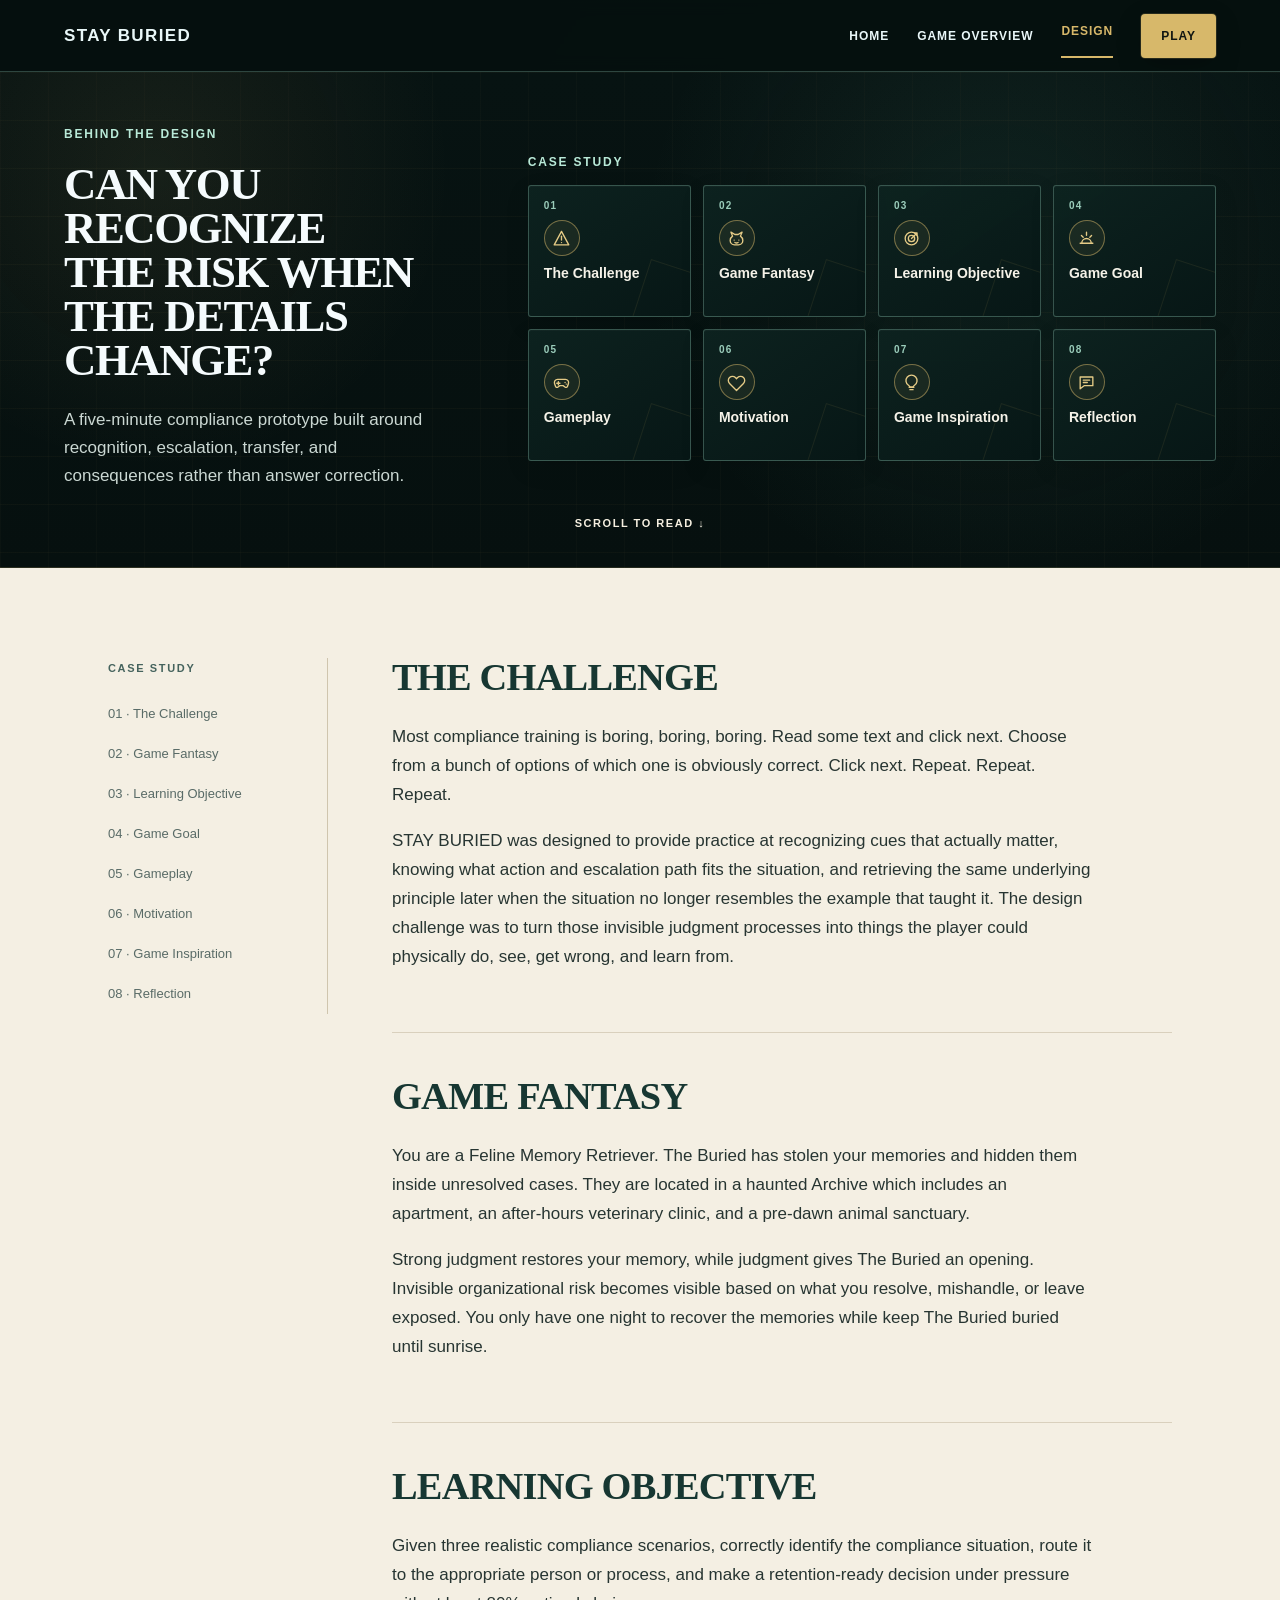
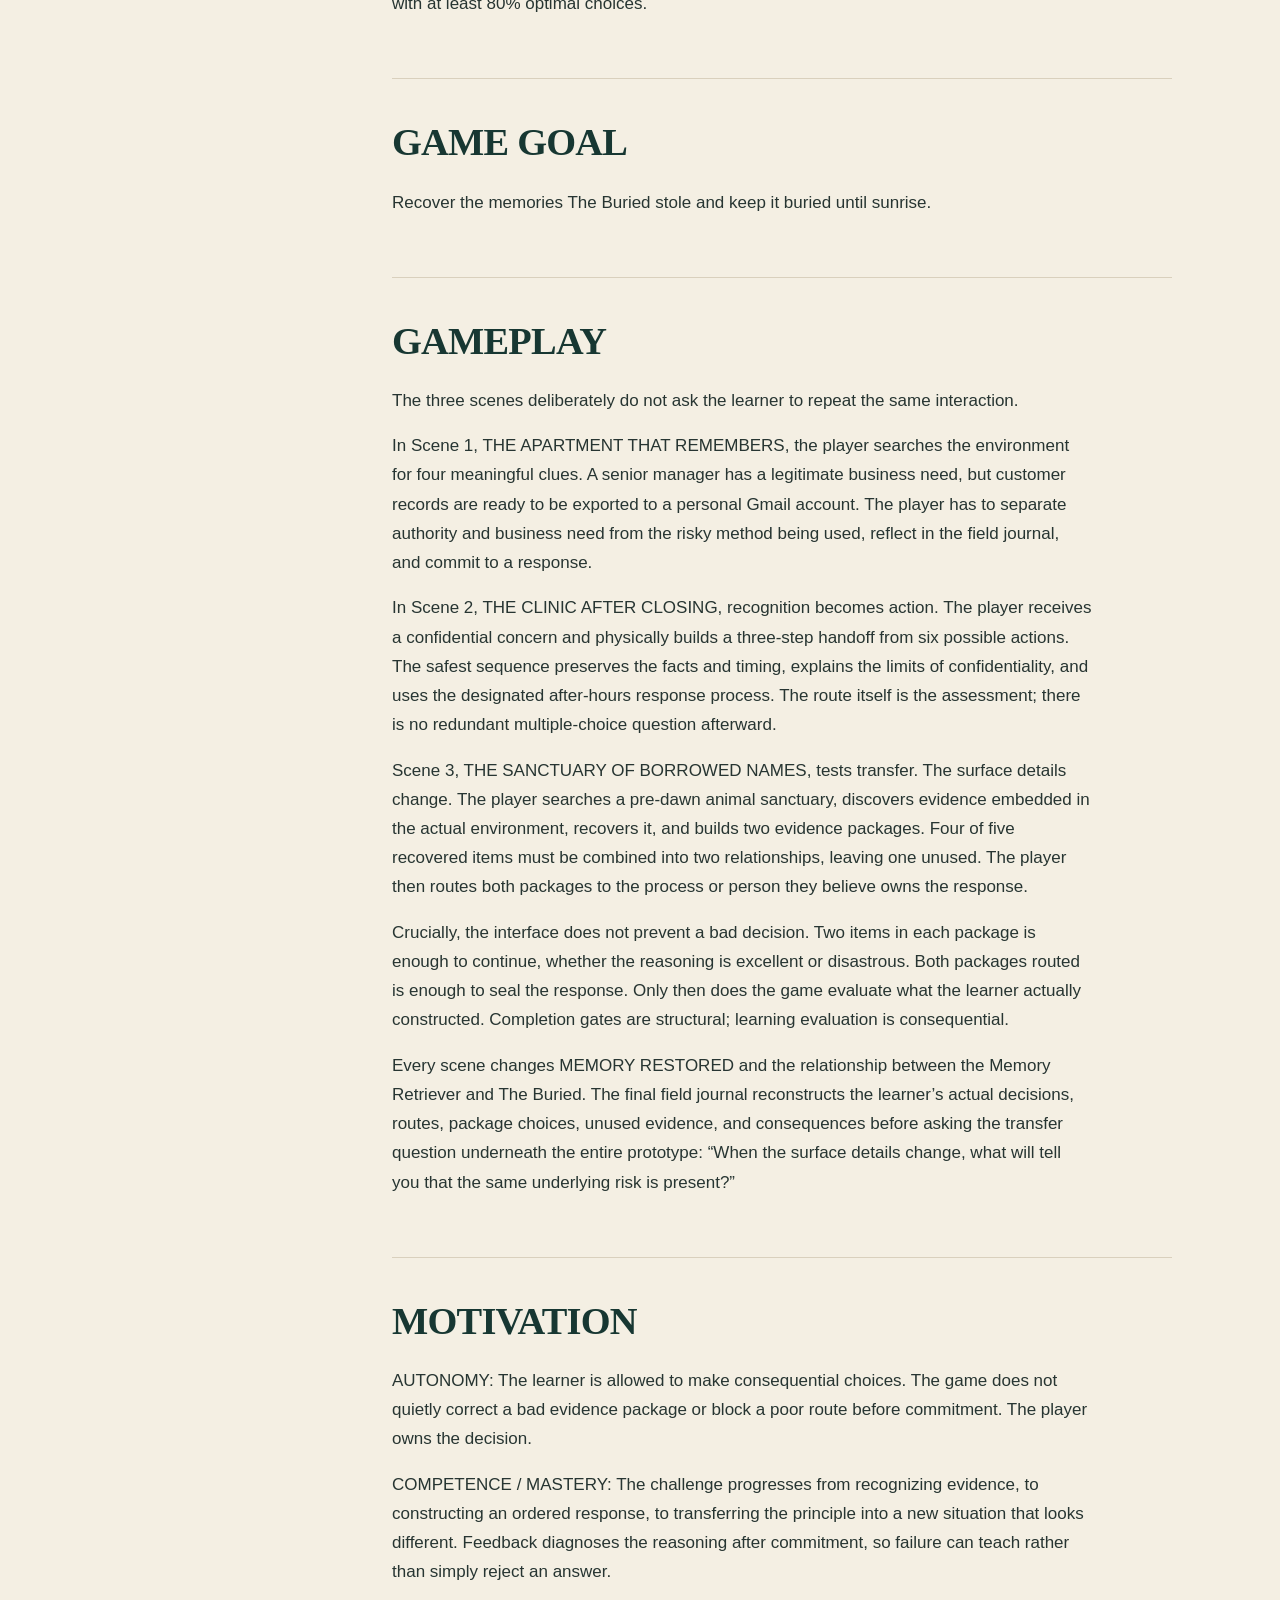
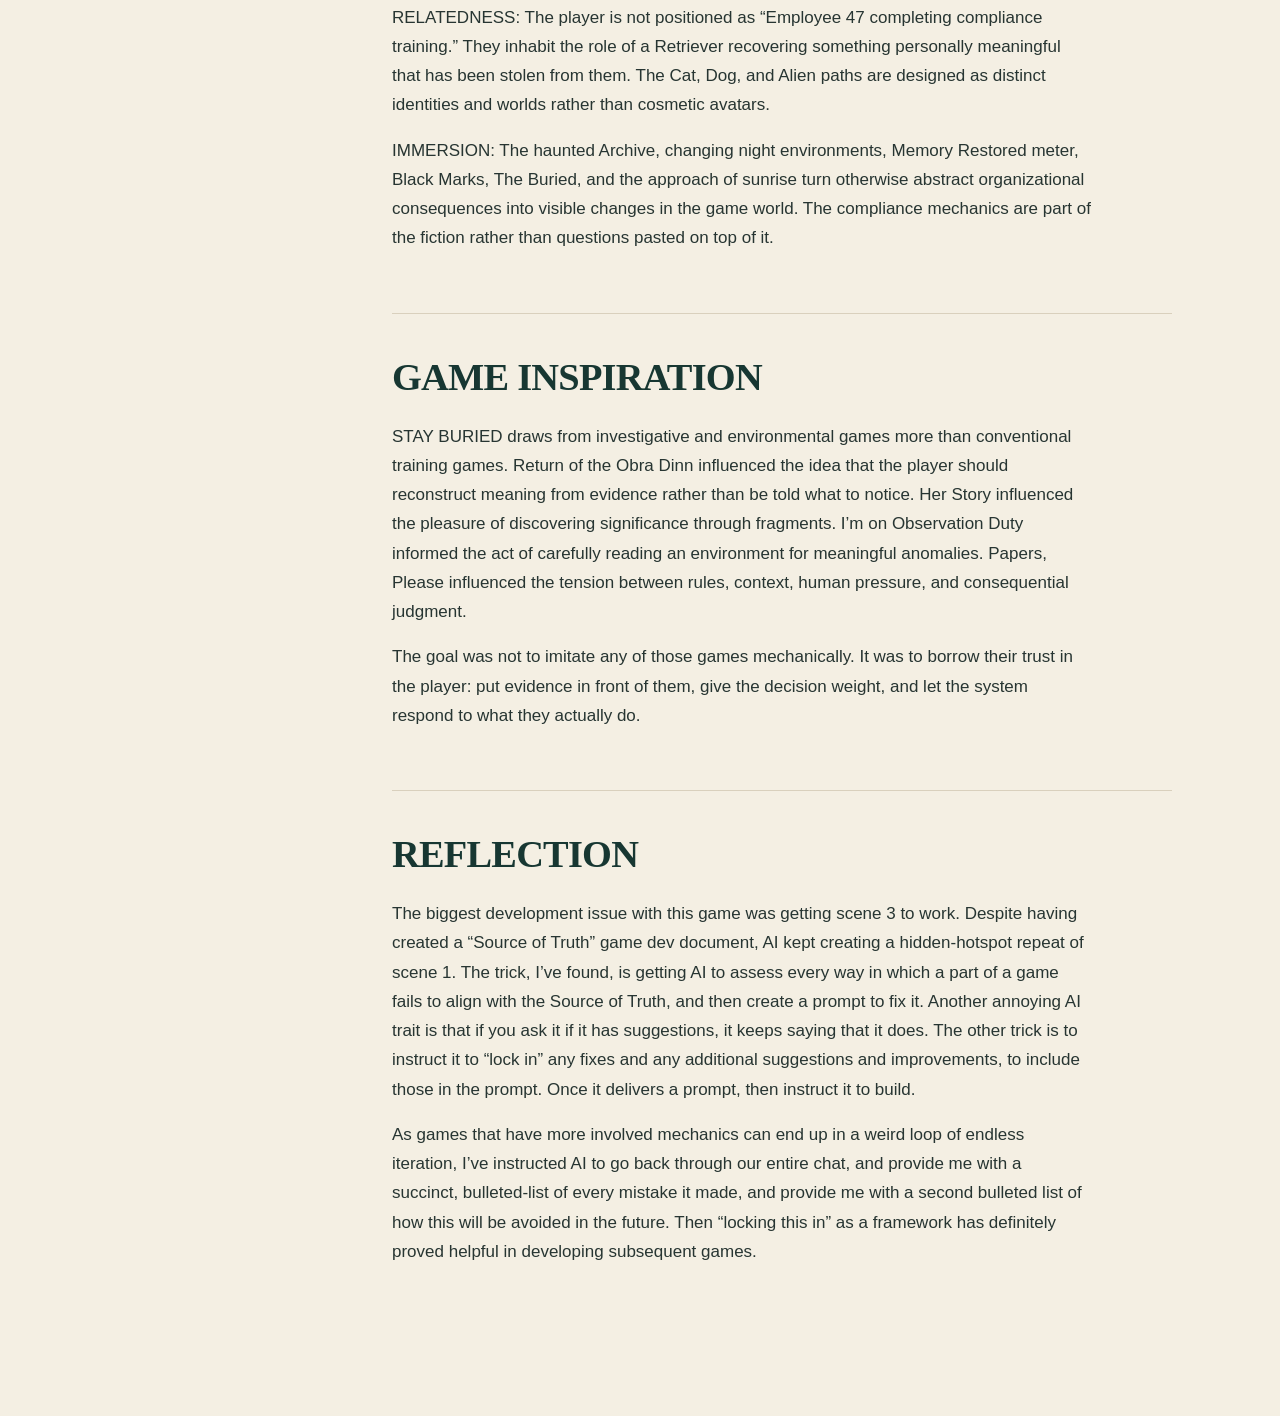
<file: design.html>
<!doctype html><html lang="en"><head><meta charset="utf-8"><meta name="viewport" content="width=device-width,initial-scale=1"><meta name="description" content="Behind the design of STAY BURIED."><title>Design · STAY BURIED</title><link rel="stylesheet" href="style.css"></head><body class="repo-page design-page"><header class="repo-nav"><a class="repo-identity" href="index.html">STAY BURIED</a><nav aria-label="Repository navigation"><a href="https://lesleylearnification.github.io/Learnified-Games/">HOME</a><a href="index.html">GAME OVERVIEW</a><a class="active" href="design.html">DESIGN</a><a class="repo-play" href="play/index.html">PLAY</a></nav></header><section class="design-hero"><div class="design-intro"><p class="repo-eyebrow">BEHIND THE DESIGN</p><h1>CAN YOU RECOGNIZE THE RISK WHEN THE DETAILS CHANGE?</h1><p>A five-minute compliance prototype built around recognition, escalation, transfer, and consequences rather than answer correction.</p></div><div class="case-menu-wrap"><p class="repo-eyebrow">CASE STUDY</p><nav class="case-cards" aria-label="Case study sections"><a href="#challenge"><b>01</b><span class="case-icon"><svg viewBox="0 0 24 24" aria-hidden="true"><path d="M12 3 2.8 20h18.4L12 3Z"/><path d="M12 9v5"/><path d="M12 17.2h.01"/></svg></span><span class="case-label">The Challenge</span></a><a href="#fantasy"><b>02</b><span class="case-icon"><svg viewBox="0 0 24 24" aria-hidden="true"><path d="M7 9 5 4l5 3h4l5-3-2 5c2 1.4 3 3.3 3 5.5A5.5 5.5 0 0 1 14.5 20h-5A5.5 5.5 0 0 1 4 14.5C4 12.3 5 10.4 7 9Z"/><path d="M9 14h.01M15 14h.01M10 17c1.3.8 2.7.8 4 0"/></svg></span><span class="case-label">Game Fantasy</span></a><a href="#objective"><b>03</b><span class="case-icon"><svg viewBox="0 0 24 24" aria-hidden="true"><circle cx="12" cy="12" r="8"/><circle cx="12" cy="12" r="4"/><path d="m12 12 7-7M16 5h3v3"/></svg></span><span class="case-label">Learning Objective</span></a><a href="#goal"><b>04</b><span class="case-icon"><svg viewBox="0 0 24 24" aria-hidden="true"><path d="M4 18h16M6 18a6 6 0 0 1 12 0"/><path d="M12 4v4M5.6 8.2l2.2 2.2M18.4 8.2l-2.2 2.2"/></svg></span><span class="case-label">Game Goal</span></a><a href="#gameplay"><b>05</b><span class="case-icon"><svg viewBox="0 0 24 24" aria-hidden="true"><path d="M7 8h10a4 4 0 0 1 3.8 5.2l-1.2 3.6a2 2 0 0 1-3.2.9L14 16h-4l-2.4 1.7a2 2 0 0 1-3.2-.9l-1.2-3.6A4 4 0 0 1 7 8Z"/><path d="M8 11v4M6 13h4M16.5 12h.01M18 14h.01"/></svg></span><span class="case-label">Gameplay</span></a><a href="#motivation"><b>06</b><span class="case-icon"><svg viewBox="0 0 24 24" aria-hidden="true"><path d="M20.8 5.8a5.2 5.2 0 0 0-7.4 0L12 7.2l-1.4-1.4a5.2 5.2 0 1 0-7.4 7.4L12 22l8.8-8.8a5.2 5.2 0 0 0 0-7.4Z"/></svg></span><span class="case-label">Motivation</span></a><a href="#inspiration"><b>07</b><span class="case-icon"><svg viewBox="0 0 24 24" aria-hidden="true"><path d="M9 18h6M10 21h4"/><path d="M8.2 15.5A7 7 0 1 1 15.8 15.5C14.7 16.3 14 17 14 18h-4c0-1-.7-1.7-1.8-2.5Z"/></svg></span><span class="case-label">Game Inspiration</span></a><a href="#reflection"><b>08</b><span class="case-icon"><svg viewBox="0 0 24 24" aria-hidden="true"><path d="M4 5h16v11H9l-5 4V5Z"/><path d="M8 9h8M8 12h5"/></svg></span><span class="case-label">Reflection</span></a></nav></div><a class="scroll-read" href="#challenge">SCROLL TO READ ↓</a></section><main class="case-study"><aside><strong>CASE STUDY</strong><nav><a href="#challenge">01 · The Challenge</a><a href="#fantasy">02 · Game Fantasy</a><a href="#objective">03 · Learning Objective</a><a href="#goal">04 · Game Goal</a><a href="#gameplay">05 · Gameplay</a><a href="#motivation">06 · Motivation</a><a href="#inspiration">07 · Game Inspiration</a><a href="#reflection">08 · Reflection</a></nav></aside><article><section id="challenge"><h2>THE CHALLENGE</h2><p>Most compliance training is boring, boring, boring. Read some text and click next. Choose from a bunch of options of which one is obviously correct. Click next. Repeat. Repeat. Repeat.</p><p>STAY BURIED was designed to provide practice at recognizing cues that actually matter, knowing what action and escalation path fits the situation, and retrieving the same underlying principle later when the situation no longer resembles the example that taught it. The design challenge was to turn those invisible judgment processes into things the player could physically do, see, get wrong, and learn from.</p></section><section id="fantasy"><h2>GAME FANTASY</h2><p>You are a Feline Memory Retriever. The Buried has stolen your memories and hidden them inside unresolved cases. They are located in a haunted Archive which includes an apartment, an after-hours veterinary clinic, and a pre-dawn animal sanctuary.</p><p>Strong judgment restores your memory, while judgment gives The Buried an opening. Invisible organizational risk becomes visible based on what you resolve, mishandle, or leave exposed. You only have one night to recover the memories while keep The Buried buried until sunrise.</p></section><section id="objective"><h2>LEARNING OBJECTIVE</h2><p>Given three realistic compliance scenarios, correctly identify the compliance situation, route it to the appropriate person or process, and make a retention-ready decision under pressure with at least 80% optimal choices.</p></section><section id="goal"><h2>GAME GOAL</h2><p>Recover the memories The Buried stole and keep it buried until sunrise.</p></section><section id="gameplay"><h2>GAMEPLAY</h2><p>The three scenes deliberately do not ask the learner to repeat the same interaction.</p><p>In Scene 1, THE APARTMENT THAT REMEMBERS, the player searches the environment for four meaningful clues. A senior manager has a legitimate business need, but customer records are ready to be exported to a personal Gmail account. The player has to separate authority and business need from the risky method being used, reflect in the field journal, and commit to a response.</p><p>In Scene 2, THE CLINIC AFTER CLOSING, recognition becomes action. The player receives a confidential concern and physically builds a three-step handoff from six possible actions. The safest sequence preserves the facts and timing, explains the limits of confidentiality, and uses the designated after-hours response process. The route itself is the assessment; there is no redundant multiple-choice question afterward.</p><p>Scene 3, THE SANCTUARY OF BORROWED NAMES, tests transfer. The surface details change. The player searches a pre-dawn animal sanctuary, discovers evidence embedded in the actual environment, recovers it, and builds two evidence packages. Four of five recovered items must be combined into two relationships, leaving one unused. The player then routes both packages to the process or person they believe owns the response.</p><p>Crucially, the interface does not prevent a bad decision. Two items in each package is enough to continue, whether the reasoning is excellent or disastrous. Both packages routed is enough to seal the response. Only then does the game evaluate what the learner actually constructed. Completion gates are structural; learning evaluation is consequential.</p><p>Every scene changes MEMORY RESTORED and the relationship between the Memory Retriever and The Buried. The final field journal reconstructs the learner’s actual decisions, routes, package choices, unused evidence, and consequences before asking the transfer question underneath the entire prototype: “When the surface details change, what will tell you that the same underlying risk is present?”</p></section><section id="motivation"><h2>MOTIVATION</h2><p>AUTONOMY: The learner is allowed to make consequential choices. The game does not quietly correct a bad evidence package or block a poor route before commitment. The player owns the decision.</p><p>COMPETENCE / MASTERY: The challenge progresses from recognizing evidence, to constructing an ordered response, to transferring the principle into a new situation that looks different. Feedback diagnoses the reasoning after commitment, so failure can teach rather than simply reject an answer.</p><p>RELATEDNESS: The player is not positioned as “Employee 47 completing compliance training.” They inhabit the role of a Retriever recovering something personally meaningful that has been stolen from them. The Cat, Dog, and Alien paths are designed as distinct identities and worlds rather than cosmetic avatars.</p><p>IMMERSION: The haunted Archive, changing night environments, Memory Restored meter, Black Marks, The Buried, and the approach of sunrise turn otherwise abstract organizational consequences into visible changes in the game world. The compliance mechanics are part of the fiction rather than questions pasted on top of it.</p></section><section id="inspiration"><h2>GAME INSPIRATION</h2><p>STAY BURIED draws from investigative and environmental games more than conventional training games. Return of the Obra Dinn influenced the idea that the player should reconstruct meaning from evidence rather than be told what to notice. Her Story influenced the pleasure of discovering significance through fragments. I’m on Observation Duty informed the act of carefully reading an environment for meaningful anomalies. Papers, Please influenced the tension between rules, context, human pressure, and consequential judgment.</p><p>The goal was not to imitate any of those games mechanically. It was to borrow their trust in the player: put evidence in front of them, give the decision weight, and let the system respond to what they actually do.</p></section><section id="reflection"><h2>REFLECTION</h2><p>The biggest development issue with this game was getting scene 3 to work. Despite having created a “Source of Truth” game dev document, AI kept creating a hidden-hotspot repeat of scene 1. The trick, I’ve found, is getting AI to assess every way in which a part of a game fails to align with the Source of Truth, and then create a prompt to fix it. Another annoying AI trait is that if you ask it if it has suggestions, it keeps saying that it does. The other trick is to instruct it to “lock in” any fixes and any additional suggestions and improvements, to include those in the prompt. Once it delivers a prompt, then instruct it to build.</p><p>As games that have more involved mechanics can end up in a weird loop of endless iteration, I’ve instructed AI to go back through our entire chat, and provide me with a succinct, bulleted-list of every mistake it made, and provide me with a second bulleted list of how this will be avoided in the future. Then “locking this in” as a framework has definitely proved helpful in developing subsequent games.</p></section></article></main></body></html>
</file>
<file: style.css>
:root{
  --bg:#02070b;--bg2:#041019;--panel:#06131c;--panel2:#081a24;--panel3:#0b202b;
  --ink:#f6fbff;--muted:#a9bac4;--dim:#718794;--cyan:#16d8e6;--cyan2:#63f3ff;
  --blue:#1189bd;--purple:#7d4dff;--red:#ff4b55;--amber:#ffb51f;--green:#69e86e;
  --line:#17455a;--line2:#28677d;--shadow:0 20px 70px rgba(0,0,0,.5);--radius:7px;
}
*{box-sizing:border-box}html{background:var(--bg);color-scheme:dark;scroll-behavior:smooth}body{margin:0;min-height:100vh;color:var(--ink);font-family:"Arial Narrow","Segoe UI",Arial,sans-serif;background:radial-gradient(circle at 73% 5%,rgba(22,216,230,.08),transparent 30%),linear-gradient(180deg,#010609 0,#031019 52%,#010609 100%)}
button{font:inherit}.app-shell{width:min(100%,1600px);margin:auto;min-height:100vh;padding:18px 28px 12px}.topbar,footer{display:flex;align-items:center;justify-content:space-between;gap:16px}.topbar{padding:4px 0 14px;border-bottom:1px solid rgba(99,243,255,.16)}
.brand-lockup{display:flex;align-items:center;gap:12px}.brand-mark{width:44px;height:44px;display:grid;place-items:center;clip-path:polygon(17% 0,100% 0,83% 100%,0 100%);background:linear-gradient(135deg,var(--cyan2),#0db5ca);box-shadow:0 0 22px rgba(22,216,230,.18)}.brand-mark span{font-weight:950;font-size:23px;color:#001117;transform:skew(-5deg)}.brand-name{font-weight:950;letter-spacing:.065em;font-size:20px}.prototype-label{font-size:9px;color:#7e9aa8;letter-spacing:.22em;margin-top:2px}.top-actions{display:flex;gap:8px}.ghost-btn,.icon-btn{cursor:pointer;background:rgba(5,18,27,.85);border:1px solid #23536a;color:#d8f9ff;padding:10px 14px;border-radius:4px;font-size:11px;font-weight:900;letter-spacing:.08em}.ghost-btn:hover,.icon-btn:hover{border-color:var(--cyan);background:#0a202b}.ghost-btn span,.icon-btn span{color:var(--cyan2);margin-right:5px}.primary-btn{cursor:pointer;border:1px solid #3af1fb;background:linear-gradient(180deg,#24dbe6,#0dbbca);color:#001116;font-weight:950;letter-spacing:.09em;text-transform:uppercase;padding:15px 22px;border-radius:3px;box-shadow:0 0 28px rgba(22,216,230,.2),inset 0 1px 0 rgba(255,255,255,.35);min-height:50px}.primary-btn:hover{filter:brightness(1.08);box-shadow:0 0 40px rgba(22,216,230,.28)}.primary-btn:focus-visible,.ghost-btn:focus-visible,.icon-btn:focus-visible,.choice-card:focus-visible,.defense-card:focus-visible{outline:3px solid #fff;outline-offset:3px}.screen{display:none}.screen.active{display:block}.hidden{display:none!important}.sr-only{position:absolute!important;width:1px!important;height:1px!important;padding:0!important;margin:-1px!important;overflow:hidden!important;clip:rect(0,0,0,0)!important;white-space:nowrap!important;border:0!important}
.eyebrow,.label{font-size:11px;font-weight:950;letter-spacing:.16em;color:var(--cyan2)}
.start-screen{display:none;grid-template-columns:minmax(340px,.72fr) minmax(560px,1.28fr);gap:30px;min-height:700px;padding:32px 0;align-items:stretch}.start-screen.active{display:grid}.start-copy{align-self:center;max-width:560px;padding:10px}.start-copy h1{margin:10px 0 18px;line-height:.84;text-transform:uppercase}.start-copy h1 span{display:block;font-family:Impact,Haettenschweiler,"Arial Narrow Bold",sans-serif;font-size:clamp(78px,9.5vw,150px);letter-spacing:.02em;text-shadow:3px 0 0 rgba(99,243,255,.13)}.start-copy h1 small{display:inline-block;font-size:clamp(18px,2vw,34px);line-height:1.1;color:#001116;background:var(--cyan);padding:7px 12px;margin-top:12px;letter-spacing:.08em;transform:skew(-5deg);box-shadow:10px 0 0 #0aa4b2}.tagline{font-size:clamp(21px,2vw,31px);line-height:1.3;max-width:520px}.tagline strong{color:var(--cyan2)}.intro{color:#c0cdd4;font-size:16px;line-height:1.58;max-width:540px}.start-meta{display:flex;flex-wrap:wrap;gap:8px;margin:21px 0}.start-meta span{border:1px solid #225367;background:#061720;padding:7px 10px;border-radius:999px;font-size:11px;color:#c9f7fc}.start-btn{margin-top:4px}.microcopy{font-size:10px;color:#6f8792;line-height:1.45;margin-top:12px}.start-art{min-height:640px;border:1px solid #22566a;border-radius:10px;position:relative;overflow:hidden;box-shadow:var(--shadow),inset 0 0 100px rgba(0,0,0,.7);background-image:radial-gradient(ellipse 8% 16% at 18% 31%,rgba(0,2,4,.98) 0 68%,rgba(0,2,4,.84) 80%,transparent 100%),linear-gradient(90deg,rgba(0,4,8,.1),rgba(0,4,8,.16)),url('assets/hacker-anonymous.png');background-size:cover;background-position:center 42%}.start-art:after{content:"";position:absolute;inset:0;background:linear-gradient(180deg,rgba(0,0,0,.02),transparent 60%,rgba(0,0,0,.72)),radial-gradient(circle at 18% 34%,transparent 0 20%,rgba(0,0,0,.12) 45%,rgba(0,0,0,.38) 100%);pointer-events:none}.art-grid{position:absolute;inset:0;opacity:.15;background-image:linear-gradient(rgba(22,216,230,.13) 1px,transparent 1px),linear-gradient(90deg,rgba(22,216,230,.13) 1px,transparent 1px);background-size:38px 38px;mask-image:linear-gradient(90deg,transparent 20%,#000 100%)}.huntress-whisper{position:absolute;right:20px;bottom:18px;z-index:3;color:#c5fbff;font-weight:900;letter-spacing:.16em;font-size:10px;border:1px solid #2c6475;padding:10px 12px;background:rgba(2,9,14,.86)}.pulse-dot{display:inline-block;width:7px;height:7px;border-radius:50%;background:var(--cyan);box-shadow:0 0 12px var(--cyan);margin-right:7px;animation:pulse 1.6s infinite}@keyframes pulse{50%{opacity:.4;box-shadow:0 0 2px var(--cyan)}}
.game-screen{padding:18px 0 25px}.mission-strip{display:grid;grid-template-columns:1.1fr 2.25fr 1.05fr;gap:12px;margin:4px 0 13px}.mission-card{background:linear-gradient(180deg,rgba(7,21,30,.97),rgba(4,15,23,.97));border:1px solid #1c5268;padding:13px 15px;border-radius:var(--radius);min-height:82px}.mission-card strong{display:block;margin-top:6px;font-size:18px;letter-spacing:.015em}.mission-detail{display:block;margin-top:5px;color:#b8c7cf;font-size:12px}.timer-wrap{text-align:center}.timer-wrap strong{font-family:Impact,"Arial Narrow",sans-serif;font-size:38px;color:var(--cyan);letter-spacing:.05em;line-height:1}.timer-wrap.warning strong{color:var(--amber)}.timer-wrap.danger strong{color:var(--red);text-shadow:0 0 18px rgba(255,75,85,.3)}
.stage-row{display:flex;align-items:center;gap:15px;background:#041019;border:1px solid #17465a;border-radius:var(--radius);padding:9px 13px;margin-bottom:13px}.stage-title{font-size:11px;letter-spacing:.13em;color:#a8bac3;font-weight:900;white-space:nowrap}.stage-track{display:flex;gap:0;flex:1}.stage-node{position:relative;flex:1;min-width:76px;height:39px;border:1px solid #28596b;border-right:0;background:#06151e;display:flex;align-items:center;justify-content:center;font-size:11px;font-weight:900;color:#a1b2bb;letter-spacing:.03em;clip-path:polygon(10px 0,calc(100% - 10px) 0,100% 50%,calc(100% - 10px) 100%,10px 100%,20px 50%);margin-left:-7px;padding:0 13px}.stage-node:first-child{margin-left:0;clip-path:polygon(0 0,calc(100% - 10px) 0,100% 50%,calc(100% - 10px) 100%,0 100%,10px 50%)}.stage-node.done{background:#0c313a;color:#a7f8ff;border-color:#207886}.stage-node.active{color:#001116;background:linear-gradient(180deg,#2ae2eb,#13c8d3);border-color:#3bfbff;box-shadow:0 0 22px rgba(22,216,230,.18)}.stage-node.fail{background:var(--red);color:#1a0307;border-color:var(--red)}
.game-grid{display:grid;grid-template-columns:minmax(0,1fr) 330px;gap:13px}.scene-card,.huntress-panel,.choice-panel,.trace-panel{border:1px solid #1d5267;border-radius:var(--radius);background:rgba(4,15,23,.96);box-shadow:0 12px 34px rgba(0,0,0,.25)}.scene-card{position:relative;overflow:hidden;min-height:365px}.scene-art{position:absolute;inset:0;background-image:radial-gradient(ellipse 7.5% 16% at 18% 34%,rgba(0,2,4,1) 0 72%,rgba(0,2,4,.93) 84%,transparent 100%),linear-gradient(90deg,rgba(0,0,0,.02),rgba(0,0,0,.07)),url('assets/hacker-anonymous.png');background-size:cover;background-position:center 42%;filter:contrast(1.08) saturate(1.08)}.scene-art:after{content:"";position:absolute;inset:0;background:linear-gradient(180deg,transparent 35%,rgba(0,3,6,.15) 58%,rgba(0,4,8,.88) 100%),linear-gradient(90deg,rgba(0,3,6,.1) 0,transparent 46%,rgba(0,3,6,.08) 100%)}.scene-scan{position:absolute;inset:0;z-index:1;pointer-events:none;background:linear-gradient(180deg,transparent 49.7%,rgba(43,233,244,.12) 50%,transparent 50.3%);background-size:100% 6px;opacity:.12}.scene-overlay{position:absolute;z-index:3;left:25px;bottom:22px;max-width:590px;text-shadow:0 2px 13px #000}.scene-kicker{font-size:11px;font-weight:950;letter-spacing:.14em;color:var(--cyan2)}.scene-overlay h2{font-family:Impact,"Arial Narrow",sans-serif;text-transform:uppercase;letter-spacing:.035em;font-size:46px;margin:6px 0 7px}.scene-overlay p{margin:0;color:#eef5f7;font-size:15px;max-width:590px}
.huntress-panel{position:relative;padding:16px 17px;display:flex;flex-direction:column;overflow:hidden}.panel-header{display:flex;justify-content:space-between;gap:12px;align-items:flex-start}.status-word{font-weight:950;color:var(--cyan2);letter-spacing:.08em}.detection-steps{display:flex;align-items:center;justify-content:space-between;margin:22px 1px 10px;position:relative}.detection-steps:before{content:"";position:absolute;left:6px;right:6px;height:1px;background:#3d5d6d}.detection-steps span{position:relative;z-index:1;width:11px;height:11px;border-radius:50%;background:#304754;border:1px solid #506976}.detection-steps span.on{background:var(--cyan);border-color:var(--cyan2);box-shadow:0 0 13px rgba(22,216,230,.45)}.detection-steps span.hot{background:var(--red);border-color:#ff9ba1;box-shadow:0 0 13px rgba(255,75,85,.45)}.detection-labels{display:grid;grid-template-columns:repeat(5,1fr);gap:1px;font-size:8px;color:#7f949f;text-align:center;letter-spacing:.04em}.detection-labels span:first-child{text-align:left}.detection-labels span:last-child{text-align:right}.huntress-message{color:#d2dde2;line-height:1.46;min-height:73px;margin:24px 0 14px}.radar{position:absolute;right:19px;bottom:54px;width:57px;height:57px;border:1px solid rgba(22,216,230,.55);border-radius:50%;opacity:.74}.radar:before,.radar:after{content:"";position:absolute;background:rgba(22,216,230,.55)}.radar:before{left:50%;top:-7px;bottom:-7px;width:1px}.radar:after{top:50%;left:-7px;right:-7px;height:1px}.radar i{position:absolute;border:1px solid rgba(22,216,230,.38);border-radius:50%;inset:8px}.radar i:nth-child(2){inset:17px}.radar i:nth-child(3){inset:auto;width:2px;height:24px;border:0;border-left:1px solid var(--cyan);left:50%;top:50%;transform-origin:0 0;animation:sweep 3.3s linear infinite}@keyframes sweep{to{transform:rotate(360deg)}}.trace-count{margin-top:auto;padding-top:14px;border-top:1px solid #183b4b;display:flex;align-items:baseline;gap:8px}.trace-count strong{font-size:34px;color:var(--cyan)}.trace-count span{font-size:10px;color:#9bb0ba;text-transform:uppercase;letter-spacing:.08em}
.choice-panel{grid-column:1/2;padding:17px}.choice-heading{display:flex;justify-content:space-between;gap:16px;align-items:flex-end;margin-bottom:12px}.choice-heading h3{margin:5px 0 0;font-size:14px;font-weight:500;color:#cbd7dc}.hint-chip{font-size:10px;color:#bcf9ff;border:1px solid #256477;padding:7px 9px;border-radius:999px}.hint-chip b{display:inline-grid;place-items:center;border:1px solid currentColor;border-radius:50%;width:15px;height:15px;margin-left:5px}.choice-grid{display:grid;grid-template-columns:repeat(3,1fr);gap:12px}.choice-card{position:relative;text-align:left;background:linear-gradient(180deg,#071923,#06141d);border:1px solid #2b596c;color:var(--ink);padding:15px 15px 13px;border-radius:5px;min-height:175px;cursor:pointer;transition:transform .15s ease,border-color .15s ease,background .15s ease,box-shadow .15s ease}.choice-card:hover{transform:translateY(-2px);border-color:var(--cyan);background:#0a202b;box-shadow:0 10px 28px rgba(0,0,0,.22)}.choice-card:disabled{cursor:default;opacity:.7}.choice-card .choice-icon{width:47px;height:47px;border:1px solid currentColor;display:grid;place-items:center;font-size:22px;margin-bottom:12px;border-radius:5px}.choice-card h4{font-size:17px;margin:0 0 7px}.choice-card p{font-size:12px;line-height:1.45;color:#bdcad0;margin:0 0 13px}.choice-meta{display:flex;gap:6px;flex-wrap:wrap;margin-top:auto}.choice-meta span{font-size:9px;border:1px solid #315364;padding:5px 7px;border-radius:3px;color:#c6dce4}.choice-speed{display:flex;align-items:center;justify-content:space-between;margin-top:12px;font-size:10px;font-weight:900;letter-spacing:.05em}.choice-speed strong{font-size:14px}.choice-card[data-risk="low"]{border-bottom:3px solid var(--green);color:var(--green)}.choice-card[data-risk="medium"]{border-bottom:3px solid var(--amber);color:var(--amber)}.choice-card[data-risk="high"]{border-bottom:3px solid var(--red);color:var(--red)}.choice-card h4,.choice-card p,.choice-card .choice-meta{color:var(--ink)}.choice-card p{color:#bdcad0}.choice-card.resolving{pointer-events:none;transform:translateY(-2px);box-shadow:0 0 0 1px currentColor,0 0 28px color-mix(in srgb,currentColor 22%,transparent)}
.trace-panel{grid-column:2/3;grid-row:2/4;position:relative;padding:16px;min-height:300px;overflow:hidden}.fingerprint{color:#7d929d;font-size:22px}.trace-sub{font-size:11px;color:#a4b6bf;margin:7px 0 0}.trace-timeline{position:relative;z-index:2;display:flex;flex-direction:column;gap:8px;margin-top:14px}.trace-item{border-left:3px solid var(--cyan);padding:9px 10px;background:rgba(6,20,29,.92);animation:traceIn .35s ease}.trace-item strong{display:block;font-size:11px;line-height:1.35}.trace-item span{display:block;color:#89a1ad;font-size:9px;margin-top:4px}.trace-item.hot{border-color:var(--red)}.dot-map{position:absolute;right:-18px;bottom:-20px;width:240px;height:180px;opacity:.08;background-image:radial-gradient(circle,var(--cyan) 1px,transparent 1px);background-size:8px 8px;clip-path:polygon(21% 13%,77% 0,100% 43%,80% 76%,38% 100%,0 63%)}@keyframes traceIn{from{opacity:0;transform:translateX(10px)}to{opacity:1;transform:none}}
.tip-ribbon{margin-top:12px;border:1px solid #1d5267;border-radius:var(--radius);display:grid;grid-template-columns:1.25fr repeat(4,1fr);background:rgba(5,16,24,.96);overflow:hidden}.tip-ribbon>div{min-height:82px;padding:13px 14px;display:flex;align-items:center;gap:12px;border-right:1px solid #1a4355;color:#b9c8cf;font-size:11px;line-height:1.4}.tip-ribbon>div:last-child{border-right:0}.tip-icon{flex:0 0 auto;width:39px;height:39px;border:1px solid var(--cyan);border-radius:50%;display:grid;place-items:center;color:var(--cyan2);font-size:18px}.pro-tip strong{display:block;color:var(--cyan2);font-size:11px;letter-spacing:.08em}.pro-tip span:not(.tip-icon){display:block;margin-top:4px}
.consequence-screen,.forensics-screen{padding:40px 0 60px}.result-card{max-width:930px;margin:46px auto;background:radial-gradient(circle at 50% 0,rgba(22,216,230,.08),transparent 42%),linear-gradient(145deg,#071720,#040c12);border:1px solid #246078;border-radius:8px;padding:42px;box-shadow:var(--shadow);text-align:center}.result-card h2{font-family:Impact,"Arial Narrow",sans-serif;font-size:clamp(50px,7vw,90px);letter-spacing:.03em;margin:8px 0 12px;text-transform:uppercase}.result-body{max-width:720px;margin:0 auto 28px;color:#c7d3d8;font-size:17px;line-height:1.55}.result-stats{display:grid;grid-template-columns:repeat(3,1fr);gap:10px;margin:24px 0 28px}.result-stats div{border:1px solid #1d495d;background:#06141d;padding:15px}.result-stats span{display:block;font-size:9px;color:#8fa5af;letter-spacing:.13em}.result-stats strong{display:block;margin-top:5px;font-size:22px}.forensics-head{max-width:800px;margin-bottom:24px}.forensics-head h2{font-family:Impact,"Arial Narrow",sans-serif;font-size:56px;margin:6px 0}.forensics-head p{color:#c5d0d5}.forensics-grid{display:grid;grid-template-columns:1.2fr 1fr;gap:18px}.attack-recap,.defense-check{background:#06141d;border:1px solid #1d4a5e;border-radius:7px;padding:20px}.recap-chain{margin-top:14px;display:flex;flex-direction:column;gap:10px}.recap-item{display:grid;grid-template-columns:72px 1fr auto;gap:12px;align-items:center;background:#081b24;border:1px solid #1a4557;padding:12px}.recap-item .stage-num{color:var(--cyan2);font-weight:900;font-size:11px}.recap-item .control-tag{font-size:9px;color:#d3edf1;border:1px solid #2f6070;padding:5px 7px;border-radius:999px}.defense-grid{display:grid;gap:10px;margin-top:14px}.defense-card{background:#071923;border:1px solid #2b596c;color:#f2fbff;text-align:left;padding:14px;border-radius:5px;cursor:pointer}.defense-card:hover{border-color:var(--cyan)}.defense-card strong{display:block}.defense-card span{font-size:10px;color:#a6b8c1;display:block;margin-top:5px}.defense-card.correct{border-color:var(--green);background:#082018}.defense-card.wrong{border-color:var(--red);background:#21090c}.defense-feedback{margin-top:14px;min-height:84px;padding:12px;border:1px dashed #2b5262;color:#c2d0d6;line-height:1.5}.final-actions{text-align:center;margin-top:24px}footer{border-top:1px solid rgba(99,243,255,.12);padding-top:12px;color:#627986;font-size:9px;letter-spacing:.1em;text-transform:uppercase}
@media(max-width:1120px){.app-shell{padding:14px 16px}.game-grid{grid-template-columns:minmax(0,1fr) 285px}.tip-ribbon{grid-template-columns:repeat(3,1fr)}.tip-ribbon>div{border-bottom:1px solid #1a4355}.pro-tip{grid-column:1/3}.start-screen.active{grid-template-columns:1fr}.start-art{min-height:480px;order:-1}.start-copy{max-width:740px}.mission-strip{grid-template-columns:1fr 1.7fr .8fr}.choice-card{min-height:185px}}
@media(max-width:900px){.game-grid{grid-template-columns:1fr}.scene-card,.huntress-panel,.choice-panel,.trace-panel{grid-column:1}.trace-panel{grid-row:auto}.huntress-panel{min-height:245px}.choice-grid{grid-template-columns:1fr 1fr}.stage-row{align-items:flex-start;flex-direction:column}.stage-track{width:100%}.forensics-grid{grid-template-columns:1fr}.tip-ribbon{grid-template-columns:1fr 1fr}.pro-tip{grid-column:1/3}}
@media(max-width:650px){.app-shell{padding:10px}.prototype-label{display:none}.brand-name{font-size:16px}.brand-mark{width:36px;height:36px}.topbar{align-items:flex-start}.icon-btn,.ghost-btn{padding:8px 9px;font-size:9px}.start-screen{padding-top:14px}.start-art{min-height:315px;background-position:44% center}.start-copy{padding:5px}.mission-strip{grid-template-columns:1fr auto}.mission-objective{grid-column:1/3}.timer-wrap{grid-column:2;grid-row:1}.mission-card{min-height:74px}.timer-wrap strong{font-size:30px}.stage-title{display:none}.stage-row{padding:8px}.stage-track{overflow-x:auto;padding-bottom:2px}.stage-node{min-width:115px}.scene-card{min-height:310px}.scene-art{background-position:43% center}.scene-overlay{left:16px;right:16px;bottom:16px}.scene-overlay h2{font-size:35px}.scene-overlay p{font-size:13px}.choice-grid{grid-template-columns:1fr}.choice-card{min-height:auto}.choice-heading{align-items:flex-start;flex-direction:column}.hint-chip{display:none}.tip-ribbon{grid-template-columns:1fr}.tip-ribbon>div,.pro-tip{grid-column:1}.result-card{padding:25px 16px;margin:20px auto}.result-stats{grid-template-columns:1fr}.forensics-head h2{font-size:42px}.recap-item{grid-template-columns:55px 1fr}.recap-item .control-tag{grid-column:2}footer{gap:8px;align-items:flex-start;flex-direction:column}}
@media(prefers-reduced-motion:reduce){*{scroll-behavior:auto!important;animation:none!important;transition:none!important}}


/* V3 polish: anonymous art, stronger feedback, clearer traces, accessibility */
body{font-size:16px}.mission-detail{font-size:13px}.eyebrow,.label{font-size:12px}.prototype-label{font-size:10px}.microcopy{font-size:11px}.stage-title{font-size:12px}.stage-node{font-size:12px}.choice-heading h3{font-size:15px}.choice-card p{font-size:14px}.choice-meta span{font-size:11px}.choice-speed{font-size:12px}.trace-sub{font-size:13px}.trace-item strong{font-size:13px}.trace-item span{font-size:11px}.tip-ribbon>div{font-size:13px}.result-stats span{font-size:11px}.recap-item .stage-num{font-size:12px}.recap-item .control-tag{font-size:11px}footer{font-size:10px}
.start-art,.scene-art{background-color:#02080d}.start-art:after{background:linear-gradient(180deg,rgba(0,0,0,.02),transparent 58%,rgba(0,0,0,.7)),linear-gradient(90deg,rgba(1,8,13,.2),transparent 44%,rgba(1,8,13,.05));}.scene-art:after{background:linear-gradient(180deg,rgba(0,0,0,.03) 0,transparent 45%,rgba(0,4,8,.84) 100%),linear-gradient(90deg,rgba(0,3,6,.22) 0,transparent 52%,rgba(0,3,6,.05) 100%)}
.mission-badge{display:inline-flex;align-items:center;gap:6px;margin-top:8px;padding:5px 8px;border:1px solid #6d4bc8;color:#d9caff;background:rgba(125,77,255,.08);border-radius:3px;font-size:11px;font-weight:900;letter-spacing:.09em;text-transform:uppercase}.target-card[data-mission="finance"] .mission-badge{border-color:#ffb51f;color:#ffe09a}.target-card[data-mission="ransomware"] .mission-badge{border-color:#ff4b55;color:#ffb0b5}.target-card[data-mission="data"] .mission-badge{border-color:#7d4dff;color:#d8caff}.target-card[data-mission="recovery"] .mission-badge{border-color:#63f3ff;color:#c7fbff}.target-card[data-mission="trust"] .mission-badge{border-color:#69e86e;color:#c9ffcd}.target-card[data-mission="failure"] .mission-badge{border-color:#ff7b43;color:#ffd1bb}
.huntress-panel[data-state="watching"] .radar,.huntress-panel[data-state="correlating"] .radar{animation:panelPulse 2s ease-in-out infinite}.huntress-panel[data-state="hunting"]{box-shadow:inset 0 0 28px rgba(255,181,31,.08),0 12px 34px rgba(0,0,0,.25)}.huntress-panel[data-state="caught"]{box-shadow:inset 0 0 36px rgba(255,75,85,.13),0 12px 34px rgba(0,0,0,.25)}.huntress-panel[data-state="hunting"] .radar{border-color:var(--amber);animation:panelPulse 1s ease-in-out infinite}.huntress-panel[data-state="caught"] .radar{border-color:var(--red);animation:panelPulse .55s ease-in-out infinite}@keyframes panelPulse{50%{opacity:1;filter:drop-shadow(0 0 8px currentColor)}}
.trace-item{display:grid;grid-template-columns:34px 1fr auto;gap:9px;align-items:center;border-left:0;border:1px solid #21495b;border-radius:4px;padding:10px;background:rgba(6,20,29,.96)}.trace-item .trace-icon{width:30px;height:30px;border:1px solid currentColor;display:grid;place-items:center;border-radius:50%;font-weight:950}.trace-item .trace-copy strong{font-size:13px}.trace-item .trace-copy span{font-size:11px}.trace-item .trace-risk{font-size:10px;font-weight:950;letter-spacing:.06em}.trace-item[data-type="Identity"]{color:#63f3ff}.trace-item[data-type="Email"]{color:#69e86e}.trace-item[data-type="Endpoint"]{color:#ffb51f}.trace-item[data-type="Cloud"]{color:#9d78ff}.trace-item[data-type="Network"]{color:#4ec8ff}.trace-item[data-type="Data"]{color:#ff646d}.trace-item .trace-copy{color:var(--ink)}.trace-item .trace-copy span{color:#a9bac4}.trace-item.hot{border-color:var(--red)}
.block-feedback{margin:0 0 13px;border:1px solid #3e8d58;background:linear-gradient(90deg,rgba(20,96,50,.22),rgba(4,20,18,.82));border-radius:5px;padding:14px 16px;animation:traceIn .28s ease}.block-feedback strong{display:block;color:#8dff9a;font-size:16px;letter-spacing:.06em}.block-feedback span{display:block;color:#d4ead7;margin-top:5px;font-size:13px;line-height:1.45}.block-feedback .why{color:#b8c9d0;margin-top:7px}.block-feedback.warn{border-color:#ff4b55;background:linear-gradient(90deg,rgba(130,20,30,.18),rgba(4,20,18,.82))}.block-feedback.warn strong{color:#ff9298}
.progress-snapshot{margin-top:12px;border:1px solid #1d5267;background:rgba(5,16,24,.97);border-radius:var(--radius);display:grid;grid-template-columns:repeat(4,minmax(100px,1fr));position:relative;overflow:hidden}.progress-snapshot>div:not(.snapshot-progress){padding:11px 16px;border-right:1px solid #1a4355;display:flex;align-items:baseline;justify-content:center;gap:10px}.progress-snapshot>div:nth-child(4){border-right:0}.snapshot-label{font-size:10px;color:#8da8b4;letter-spacing:.12em}.progress-snapshot strong{font-size:17px;color:#eafcff}.snapshot-progress{grid-column:1/-1;height:5px;background:#0a2632}.snapshot-progress span{display:block;height:100%;width:20%;background:linear-gradient(90deg,var(--cyan),var(--cyan2));transition:width .3s ease}.progress-snapshot.danger .snapshot-progress span{background:linear-gradient(90deg,var(--amber),var(--red))}
.earliest-break{margin-top:16px;padding:15px;border:1px solid #397863;background:#082019;border-radius:5px;color:#d7f8e4;line-height:1.5}.earliest-break strong{color:#8dffb0}.recap-item{grid-template-columns:74px minmax(0,1fr) minmax(140px,.6fr);}.recap-item .trace-detail{grid-column:2/4;font-size:12px;color:#a9bac4;padding-top:5px;border-top:1px solid #173b4a}.recap-item.blocked{border-color:#5e9b72;background:#082019}.timeline-turn{color:var(--amber);font-weight:900}
@media(max-width:900px){.progress-snapshot{grid-template-columns:1fr 1fr}.progress-snapshot>div:not(.snapshot-progress){border-bottom:1px solid #1a4355}.recap-item{grid-template-columns:68px 1fr}.recap-item .control-tag,.recap-item .trace-detail{grid-column:2}}
@media(max-width:650px){body{font-size:16px}.mission-detail,.choice-card p,.trace-sub,.tip-ribbon>div{font-size:13px}.progress-snapshot{grid-template-columns:1fr 1fr}.start-art{background-position:44% 42%}.scene-art{background-position:43% 42%}}
.game-screen.escalating .scene-scan{opacity:.2}.game-screen.danger-zone .scene-card{border-color:#8b6130;box-shadow:0 0 28px rgba(255,181,31,.07)}.game-screen.danger-zone .scene-scan{opacity:.28}.game-screen.danger-zone .stage-row{border-color:#6d4a2a}.game-screen.danger-zone .huntress-panel{border-color:#8b6130}
@media(prefers-reduced-motion:reduce){.huntress-panel .radar,.pulse-dot{animation:none!important}}

/* Individual Game Repository shell */
.repo-page{margin:0;background:#061015;color:#f5fbfd;font-family:Inter,Arial,sans-serif}.repo-nav{min-height:76px;padding:0 clamp(20px,5vw,76px);display:flex;align-items:center;justify-content:space-between;border-bottom:1px solid rgba(99,243,255,.16);background:#07151b}.repo-nav a{color:#e9f7f8;text-decoration:none;font-weight:800;letter-spacing:.08em;font-size:12px}.repo-nav nav{display:flex;align-items:center;gap:28px}.repo-nav nav a.active{color:#63f3ff;border-bottom:2px solid #63f3ff;padding-bottom:8px}.repo-nav .repo-play,.repo-primary{background:#16d8e6!important;color:#031015!important;padding:13px 20px;border-radius:4px}.repo-identity{font-size:17px!important}.overview-hero{min-height:calc(100vh - 77px);display:grid;grid-template-columns:minmax(0,1fr) minmax(420px,1fr);gap:6vw;padding:7vh clamp(24px,7vw,110px);align-items:stretch}.overview-copy{display:flex;flex-direction:column;justify-content:center}.repo-eyebrow{color:#63f3ff;font-weight:900;letter-spacing:.15em;font-size:12px}.overview-copy h1,.design-intro h1{font-family:Georgia,serif;font-size:clamp(54px,7vw,104px);line-height:.94;margin:18px 0 28px;max-width:650px}.repo-description{font-size:clamp(18px,1.5vw,23px);line-height:1.55;color:#c6d5da;max-width:690px}.repo-buttons{margin-top:auto;display:flex;gap:12px;align-items:center}.repo-buttons a{border:1px solid #3a6572;color:#eefbfc;text-decoration:none;padding:13px 22px;border-radius:4px;font-weight:900;letter-spacing:.08em}.overview-visual{border:1px solid #205063;min-height:560px;overflow:hidden;background:#02080d}.overview-visual img{width:100%;height:100%;object-fit:cover;object-position:center}.design-hero{min-height:calc(100vh - 77px);padding:6vh clamp(24px,5vw,76px) 34px;display:grid;grid-template-columns:minmax(300px,.75fr) minmax(620px,1.25fr);gap:5vw;align-content:center;position:relative;background:radial-gradient(circle at 80% 35%,rgba(22,216,230,.09),transparent 32%),#07151b}.design-intro h1{font-size:clamp(48px,5vw,78px)}.design-intro>p:last-child{font-size:18px;line-height:1.55;color:#c4d2d7;max-width:520px}.case-cards{display:grid;grid-template-columns:repeat(4,1fr);gap:12px}.case-cards a{min-height:150px;border:1px solid #285567;background:#0a1c24;color:#f5fbfd;text-decoration:none;padding:14px;display:flex;flex-direction:column;gap:10px;font-weight:800}.case-cards a:hover,.case-cards a:focus{border-color:#63f3ff}.case-cards b{color:#7d9aa5;font-size:11px}.case-cards span{font-size:30px}.scroll-read{position:absolute;bottom:16px;left:50%;transform:translateX(-50%);color:white;text-decoration:none;font-size:11px;font-weight:900;letter-spacing:.14em}.case-study{background:#f4f0e6;color:#17242a;display:grid;grid-template-columns:250px minmax(0,850px);gap:58px;padding:70px clamp(24px,8vw,130px);justify-content:center}.case-study aside{border-right:1px solid #c8c2b5;padding-right:28px;position:sticky;top:30px;align-self:start}.case-study aside>strong{font-size:11px;letter-spacing:.13em;color:#607278}.case-study aside nav{display:flex;flex-direction:column;margin-top:18px}.case-study aside a{color:#5d696d;text-decoration:none;padding:8px 0;font-size:13px}.case-study aside a:hover{color:#007f8b}.case-study article section{padding:0 0 48px;margin-bottom:48px;border-bottom:1px solid #cec8bb;scroll-margin-top:24px}.case-study h2{font-family:Georgia,serif;font-size:46px;line-height:1;margin:0 0 24px;color:#132d34}.case-study h3{font-size:13px;letter-spacing:.12em;margin-top:30px}.case-study p{font-size:17px;line-height:1.7;margin:0 0 16px}.repo-back{position:fixed;z-index:9999;top:14px;left:14px;background:#07151b;border:1px solid #63f3ff;color:#eaffff;text-decoration:none;padding:10px 13px;border-radius:4px;font:800 10px/1 Inter,Arial,sans-serif;letter-spacing:.08em}.repo-back:focus,.repo-back:hover{background:#0b2731}
@media(max-width:1000px){.repo-nav{align-items:flex-start;padding-top:18px;padding-bottom:18px;gap:16px}.repo-nav nav{gap:15px;flex-wrap:wrap;justify-content:flex-end}.overview-hero,.design-hero{grid-template-columns:1fr}.overview-copy{min-height:480px}.overview-visual{min-height:460px}.case-cards{grid-template-columns:repeat(4,1fr)}.case-study{grid-template-columns:1fr}.case-study aside{position:static;border-right:0;border-bottom:1px solid #c8c2b5;padding:0 0 20px}.case-study aside nav{display:grid;grid-template-columns:repeat(2,1fr)}}
@media(max-width:650px){.repo-nav{display:block}.repo-nav nav{margin-top:16px;justify-content:flex-start;gap:12px}.repo-nav nav a{font-size:10px}.overview-hero{padding:38px 18px}.overview-copy{min-height:430px}.overview-copy h1{font-size:58px}.overview-visual{min-height:360px}.repo-buttons{margin-top:38px}.design-hero{padding:40px 18px 65px}.case-cards{grid-template-columns:repeat(2,1fr)}.case-cards a{min-height:135px}.case-study{padding:48px 20px}.case-study h2{font-size:36px}.case-study p{font-size:16px}.case-study aside nav{grid-template-columns:1fr}.repo-back{top:auto;bottom:12px}}

.repo-page{background:#071312}.repo-nav{background:#081716}.repo-eyebrow{color:#8fc8b2}.repo-nav nav a.active{color:#d7b86a;border-bottom-color:#d7b86a}.repo-nav .repo-play,.repo-primary{background:#d7b86a!important;color:#101512!important}.overview-visual{border-color:#315d53}.case-cards a:hover,.case-cards a:focus{border-color:#d7b86a}.design-hero{background:radial-gradient(circle at 80% 35%,rgba(74,151,128,.10),transparent 32%),#071312}


/* STAY BURIED — production visual correction pass */
.overview-visual{
  display:flex;align-items:center;justify-content:center;
  background:#030a09;min-height:560px;padding:14px;box-sizing:border-box;
}
.overview-visual img{
  width:100%;height:100%;object-fit:contain;object-position:center;
}
.design-hero{
  min-height:calc(100vh - 77px);
  padding:clamp(44px,6vh,72px) clamp(30px,5vw,76px) 52px;
  grid-template-columns:minmax(360px,.82fr) minmax(650px,1.18fr);
  gap:clamp(48px,6vw,96px);
  align-items:center;align-content:center;
  background:
    radial-gradient(circle at 16% 18%,rgba(215,184,106,.09),transparent 28%),
    radial-gradient(circle at 78% 40%,rgba(83,173,147,.12),transparent 34%),
    linear-gradient(180deg,#071312 0%,#06100f 100%);
  overflow:hidden;
}
.design-intro{max-width:570px;align-self:center}
.design-intro .repo-eyebrow{margin:0 0 20px}
.design-intro h1{
  font-family:Georgia,serif;
  font-size:clamp(44px,4.3vw,68px);
  line-height:.98;
  letter-spacing:-.025em;
  margin:0 0 28px;
  max-width:570px;
  text-wrap:balance;
}
.design-intro>p:last-child{
  margin:0;max-width:500px;font-size:17px;line-height:1.62;color:#c7d5d0;
}
.case-menu-wrap{align-self:center}
.case-menu-wrap>.repo-eyebrow{margin:0 0 16px}
.case-cards{grid-template-columns:repeat(4,minmax(0,1fr));gap:14px}
.case-cards a{
  position:relative;min-height:124px;padding:15px 15px 16px;
  border:1px solid rgba(112,176,157,.34);
  background:linear-gradient(145deg,rgba(13,35,32,.96),rgba(7,24,23,.96));
  border-radius:2px;gap:9px;overflow:hidden;
  box-shadow:inset 0 1px rgba(255,255,255,.025);
  transition:border-color .18s ease,transform .18s ease,background .18s ease;
}
.case-cards a::after{
  content:'';position:absolute;inset:auto -34px -44px auto;width:95px;height:95px;
  border:1px solid rgba(215,184,106,.10);transform:rotate(18deg);
}
.case-cards a:hover,.case-cards a:focus-visible{
  border-color:#d7b86a;background:linear-gradient(145deg,rgba(17,44,39,.98),rgba(8,27,25,.98));
  transform:translateY(-2px);outline:none;
}
.case-cards b{color:#86b8a8;font-size:10px;letter-spacing:.12em}
.case-cards .case-icon{
  width:34px;height:34px;display:grid;place-items:center;
  border:1px solid rgba(215,184,106,.48);background:rgba(215,184,106,.07);
  color:#e1c67f;border-radius:50%;
}
.case-cards .case-icon svg{width:19px;height:19px;stroke:currentColor;fill:none;stroke-width:1.7;stroke-linecap:round;stroke-linejoin:round}
.case-cards .case-label{font-size:14px;line-height:1.2;color:#f5f2e8;max-width:150px}
.scroll-read{bottom:18px;color:#e7e4d7}
@media(max-width:1150px){
  .design-hero{grid-template-columns:1fr;padding-top:48px;gap:34px;min-height:auto;padding-bottom:72px}
  .design-intro{max-width:720px}.design-intro h1{max-width:760px;font-size:clamp(42px,6vw,64px)}
  .case-cards{grid-template-columns:repeat(4,1fr)}
}
@media(max-width:700px){
  .overview-visual{min-height:0;padding:8px}.overview-visual img{height:auto}
  .design-hero{padding:40px 18px 72px;gap:30px}
  .design-intro h1{font-size:42px;line-height:1.02}
  .case-cards{grid-template-columns:repeat(2,1fr);gap:10px}
  .case-cards a{min-height:116px}
}

/* ==========================================================
   STAY BURIED — Screenshot QA / Repository Visual System V3
   Fixes derived from Overview + Design screenshots.
   Locked shell retained; changes are presentation-level only.
   ========================================================== */

/* Shared repository polish */
.repo-page{
  --sb-bg:#06100f;
  --sb-panel:#0a1a18;
  --sb-panel-2:#0d211e;
  --sb-teal:#8fc8b2;
  --sb-teal-strong:#b9ead8;
  --sb-gold:#d7b86a;
  --sb-cream:#f4efe3;
  --sb-line:rgba(143,200,178,.30);
  background:
    radial-gradient(circle at 82% 9%,rgba(69,135,117,.08),transparent 28%),
    linear-gradient(180deg,#071312 0%,#06100f 100%);
}
.repo-nav{
  min-height:72px;
  background:rgba(6,16,15,.96);
  border-bottom:1px solid var(--sb-line);
  backdrop-filter:blur(8px);
}
.repo-nav a{min-height:44px;display:inline-flex;align-items:center}
.repo-nav .repo-play{box-shadow:0 0 0 1px rgba(215,184,106,.16),0 8px 26px rgba(0,0,0,.18)}
.repo-nav a:focus-visible,.repo-buttons a:focus-visible,.scroll-read:focus-visible,.case-study a:focus-visible{
  outline:3px solid #fff;outline-offset:3px;border-radius:2px;
}

/* OVERVIEW — fix headline scale, artwork cropping, balance and dead space */
.overview-hero{
  min-height:calc(100vh - 73px);
  grid-template-columns:minmax(410px,.92fr) minmax(520px,1.08fr);
  gap:clamp(42px,5vw,82px);
  padding:clamp(44px,6vh,78px) clamp(32px,5vw,78px);
  align-items:stretch;
}
.overview-copy{justify-content:flex-start;min-width:0;padding-top:clamp(4px,2vh,18px)}
.overview-copy .repo-eyebrow{margin:0 0 20px;color:var(--sb-teal-strong)}
.overview-copy h1{
  margin:0;
  max-width:650px;
  font-size:clamp(54px,5.15vw,84px);
  line-height:.93;
  letter-spacing:-.032em;
  text-wrap:balance;
}
.overview-copy h1 .headline-line{display:block;white-space:nowrap}
.repo-description{
  margin:clamp(28px,4vh,44px) 0 0;
  max-width:620px;
  font-size:clamp(17px,1.25vw,20px);
  line-height:1.62;
  color:#cbd8d3;
}
.repo-buttons{margin-top:auto;padding-top:34px}
.repo-buttons a{min-height:44px;display:inline-flex;align-items:center;justify-content:center}
.overview-visual{
  min-height:0;
  padding:clamp(10px,1vw,16px);
  border:1px solid rgba(143,200,178,.42);
  background:linear-gradient(180deg,#07100f,#020706);
  box-shadow:0 24px 70px rgba(0,0,0,.34),inset 0 0 0 1px rgba(255,255,255,.015);
  position:relative;
}
.overview-visual::after{
  content:"";position:absolute;inset:10px;pointer-events:none;
  border:1px solid rgba(215,184,106,.11);
}
.overview-visual img{
  display:block;width:100%;height:100%;object-fit:contain;object-position:center;
  background:#030807;
}

/* DESIGN HERO — fix oversized title, weak cards, dead space and generic appearance */
.design-hero{
  min-height:auto;
  padding:clamp(48px,6vh,70px) clamp(30px,5vw,76px) 78px;
  grid-template-columns:minmax(330px,.72fr) minmax(650px,1.28fr);
  gap:clamp(48px,6vw,94px);
  align-items:start;
  align-content:start;
  background:
    linear-gradient(rgba(215,184,106,.035) 1px,transparent 1px),
    linear-gradient(90deg,rgba(215,184,106,.025) 1px,transparent 1px),
    radial-gradient(circle at 12% 20%,rgba(215,184,106,.08),transparent 25%),
    radial-gradient(circle at 78% 35%,rgba(87,165,142,.11),transparent 34%),
    linear-gradient(180deg,#071312,#06100f);
  background-size:48px 48px,48px 48px,auto,auto,auto;
  border-bottom:1px solid rgba(215,184,106,.14);
}
.design-intro{max-width:530px;padding-top:1px}
.design-intro .repo-eyebrow{margin:0 0 22px;color:var(--sb-teal-strong)}
.design-intro h1{
  margin:0 0 24px;
  max-width:530px;
  font-size:clamp(42px,3.5vw,59px);
  line-height:.98;
  letter-spacing:-.032em;
  text-wrap:balance;
}
.design-intro>p:last-child{max-width:500px;font-size:17px;line-height:1.62;color:#cbd8d3}
.case-menu-wrap{padding-top:1px}
.case-menu-wrap>.repo-eyebrow{margin:0 0 16px;color:var(--sb-teal-strong)}
.case-cards{grid-template-columns:repeat(4,minmax(145px,1fr));gap:12px}
.case-cards a{
  min-height:132px;
  padding:14px 15px 16px;
  border:1px solid rgba(143,200,178,.34);
  background:linear-gradient(145deg,rgba(13,35,32,.97),rgba(7,23,22,.98));
  border-radius:3px;
  box-shadow:0 8px 24px rgba(0,0,0,.10),inset 0 1px rgba(255,255,255,.025);
  transition:border-color .16s ease,background .16s ease,transform .16s ease,box-shadow .16s ease;
}
.case-cards a::after{width:82px;height:82px;right:-30px;bottom:-38px;border-color:rgba(215,184,106,.09)}
.case-cards a:hover,.case-cards a:focus-visible{
  border-color:var(--sb-gold);
  background:linear-gradient(145deg,rgba(18,46,41,.99),rgba(9,29,27,.99));
  transform:translateY(-2px);
  box-shadow:0 12px 30px rgba(0,0,0,.18);
}
.case-cards b{font-size:10px;color:#9bcdbb}
.case-cards .case-icon{
  width:36px;height:36px;
  border-color:rgba(215,184,106,.50);
  background:rgba(215,184,106,.075);
  color:#e5cb86;
}
.case-cards .case-label{font-size:14px;line-height:1.25;font-weight:800;max-width:160px}
.scroll-read{bottom:22px;color:#f5efe0;min-height:44px;display:inline-flex;align-items:center;padding:0 8px}

/* CASE STUDY — improve editorial readability and visual continuity */
.case-study{
  background:var(--sb-cream);
  color:#1c2928;
  grid-template-columns:220px minmax(0,780px);
  gap:clamp(44px,5vw,72px);
  padding:clamp(62px,7vw,96px) clamp(28px,7vw,108px);
}
.case-study aside{top:26px;border-right:1px solid #cfc5ae;padding-right:24px}
.case-study aside>strong{color:#45635d;letter-spacing:.15em}
.case-study aside a{min-height:40px;display:flex;align-items:center;color:#596b67;padding:7px 0;line-height:1.25}
.case-study aside a:hover{color:#0a6e63}
.case-study article{min-width:0}
.case-study article section{padding-bottom:44px;margin-bottom:44px;border-bottom:1px solid #d9d0bd;scroll-margin-top:92px}
.case-study article section:last-child{border-bottom:0;margin-bottom:0}
.case-study h2{
  font-size:clamp(36px,3vw,46px);
  line-height:1.02;
  letter-spacing:-.02em;
  color:#173732;
  margin-bottom:25px;
}
.case-study p{font-size:17px;line-height:1.72;color:#273532;max-width:74ch}
.case-study p strong{color:#173732}

/* Responsive corrections */
@media(max-width:1180px){
  .overview-hero{grid-template-columns:minmax(340px,.85fr) minmax(460px,1.15fr);gap:38px;padding-left:36px;padding-right:36px}
  .overview-copy h1{font-size:clamp(50px,5vw,70px)}
  .design-hero{grid-template-columns:1fr;gap:34px;padding-bottom:80px}
  .design-intro{max-width:760px}.design-intro h1{max-width:760px;font-size:clamp(42px,5vw,58px)}
  .case-cards{grid-template-columns:repeat(4,minmax(0,1fr))}
}
@media(max-width:900px){
  .overview-hero{grid-template-columns:1fr;min-height:auto;padding-top:44px}
  .overview-copy{min-height:0}.overview-copy h1{max-width:760px;font-size:clamp(52px,9vw,76px)}
  .overview-copy h1 .headline-line{white-space:normal}
  .repo-buttons{margin-top:32px;padding-top:0}
  .overview-visual{min-height:0}.overview-visual img{height:auto}
  .case-study{grid-template-columns:1fr}
  .case-study aside{position:static;border-right:0;border-bottom:1px solid #cfc5ae;padding:0 0 20px}
  .case-study aside nav{grid-template-columns:repeat(2,minmax(0,1fr))}
}
@media(max-width:700px){
  .repo-nav{padding-top:14px;padding-bottom:14px}.repo-nav nav{gap:8px}
  .overview-hero{padding:34px 18px 44px}
  .overview-copy h1{font-size:clamp(46px,15vw,62px);line-height:.95}
  .repo-description{font-size:17px;margin-top:25px}
  .repo-buttons{display:grid;grid-template-columns:repeat(3,1fr);width:100%;gap:8px}
  .repo-buttons a{padding:12px 10px}
  .design-hero{padding:38px 18px 74px}
  .design-intro h1{font-size:clamp(39px,12vw,48px)}
  .case-cards{grid-template-columns:repeat(2,minmax(0,1fr));gap:10px}
  .case-cards a{min-height:122px}
  .case-study{padding:48px 20px}
  .case-study aside nav{grid-template-columns:1fr}
  .case-study h2{font-size:36px}
  .case-study p{font-size:16px;line-height:1.68}
}
@media(prefers-reduced-motion:reduce){
  .case-cards a{transition:none}.case-cards a:hover,.case-cards a:focus-visible{transform:none}
}
</file>
